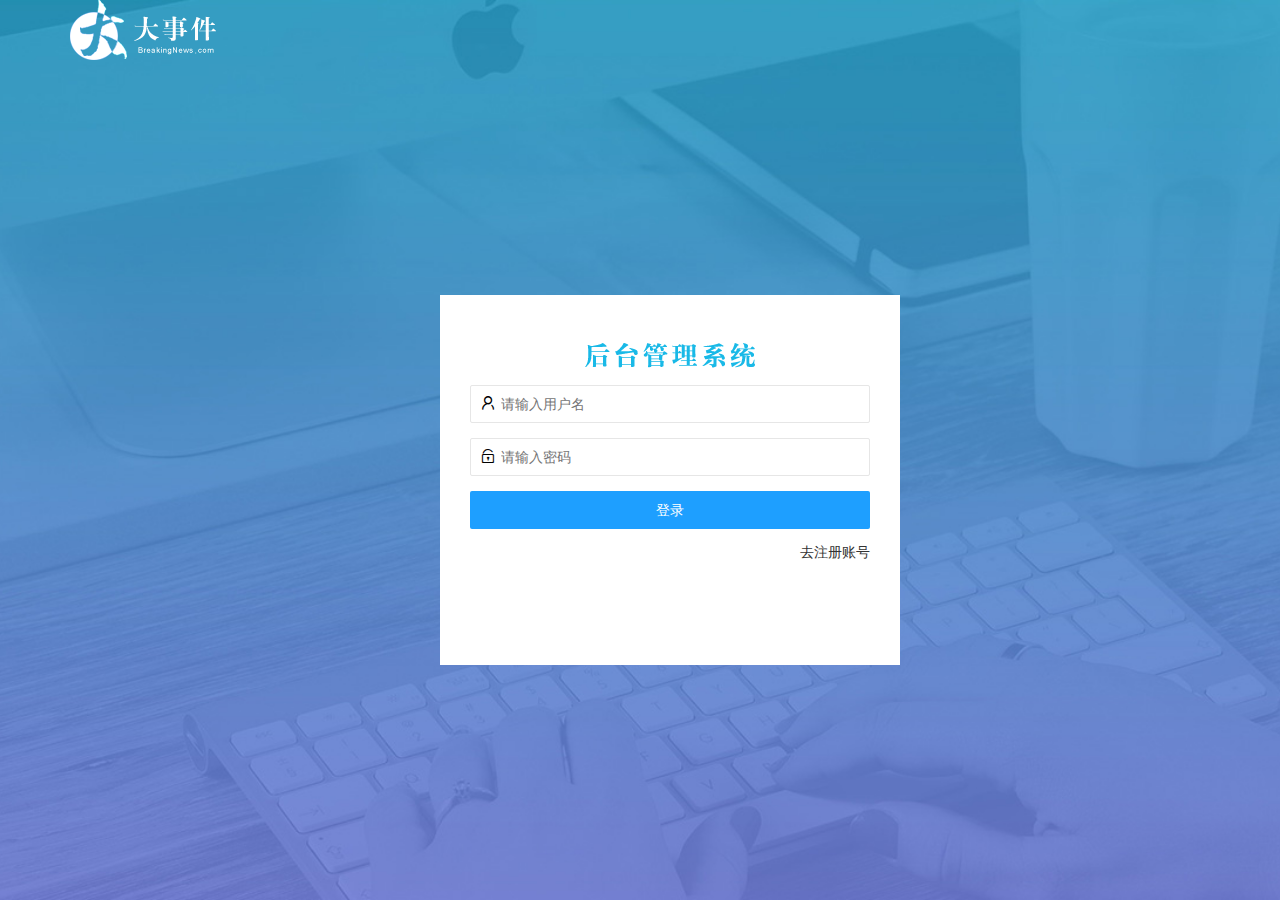
<file: login.html>
<!DOCTYPE html>
<html lang="en">

<head>
    <meta charset="UTF-8">
    <meta name="viewport" content="width=device-width, initial-scale=1.0">
    <title>Document</title>
    <link rel="stylesheet" href="./assets/lib/layui/css/layui.css">
    <link rel="stylesheet" href="./assets/css/login.css">
</head>

<body>
    <div class="logoBox layui-main"><img src="./assets/images/logo.png" alt=""></div>
    <div class="loginAndRegBox">
        <div class="titleBox"></div>
        <!-- 登录模块 -->
        <div class="loginBox">
            <form class="layui-form" id="from_login">
                <!-- 用户框 -->
                <div class="layui-form-item">
                    <i class="layui-icon layui-icon-username"></i>
                    <input type="text" name="username" required lay-verify="required" placeholder="请输入用户名"
                        autocomplete="off" class="layui-input">
                </div>
                <!-- 密码框 -->
                <div class="layui-form-item">
                    <i class="layui-icon layui-icon-password"></i>
                    <input type="password" name="password" required lay-verify="required|pwd" placeholder="请输入密码"
                        autocomplete="off" class="layui-input">
                </div>
                <!-- 登录按钮 -->
                <div class="layui-form-item">
                    <button type="submit" class="layui-btn layui-btn-fluid layui-btn-normal lay-submit">登录</button>
                </div>
                <!-- 去注册账号 -->
                <div class="layui-form-item links">
                    <a href="javascript:;" id="link_reg">去注册账号</a>
                </div>
            </form>
        </div>

        <!-- 注册模块 -->
        <div class="regBox">
            <form class="layui-form" id="from_reg">
                <!-- 用户框 -->
                <div class="layui-form-item">
                    <i class="layui-icon layui-icon-username"></i>
                    <input type="text" name="username" required lay-verify="required" placeholder="请输入用户名"
                        autocomplete="off" class="layui-input">
                </div>
                <!-- 密码框 -->
                <div class="layui-form-item">
                    <i class="layui-icon layui-icon-password"></i>
                    <input type="password" name="password" required lay-verify="required|pwd" placeholder="请输入密码"
                        autocomplete="off" class="layui-input">
                </div>
                <!-- 确认密码框 -->
                <div class="layui-form-item">
                    <i class="layui-icon layui-icon-password"></i>
                    <input type="password" name="repassword" required lay-verify="required|pwd|repwd"
                        placeholder="请输入密码" autocomplete="off" class="layui-input">
                </div>
                <!-- 注册 -->
                <div class="layui-form-item">
                    <button type="submit" class="layui-btn layui-btn-fluid layui-btn-normal lay-submit">注册</button>
                </div>
                <!-- 去登录 -->
                <div class="layui-form-item links">
                    <a href="javascript:;" id="link_login">去登录</a>
                </div>
            </form>
        </div>

    </div>


</body>
<script src="./assets/lib/layui/layui.all.js"></script>
<script src="./assets/lib/jquery.js"></script>
<script src="./assets/js/baseAPI.js"></script>
<script src="./assets/js/login.js"></script>

</html>
</file>
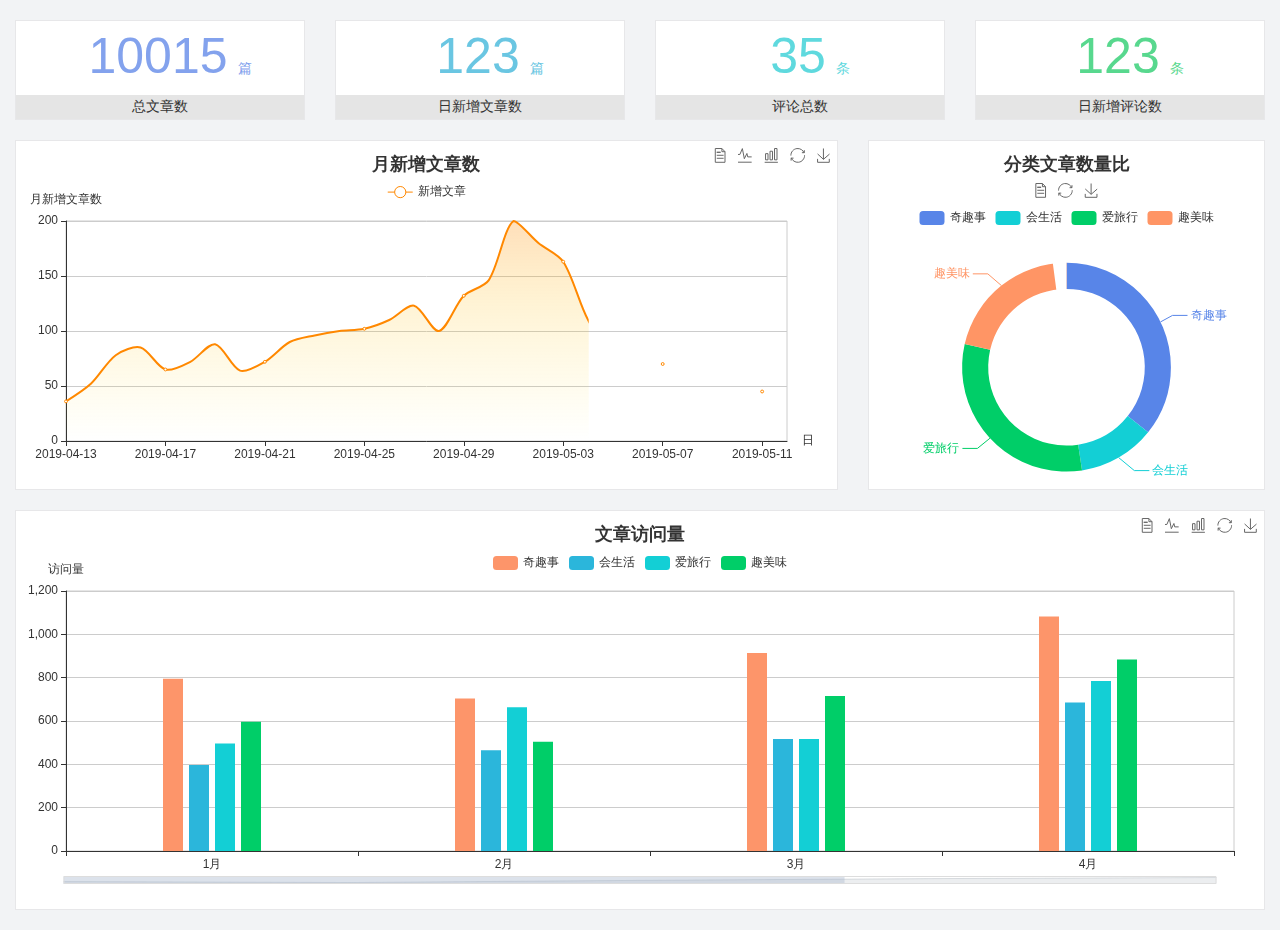
<file: home/dashboard.html>
<!DOCTYPE html>
<html lang="en">

<head>
  <meta charset="UTF-8">
  <meta name="viewport" content="width=device-width, initial-scale=1.0">
  <meta http-equiv="X-UA-Compatible" content="ie=edge">
  <title>图表统计</title>
  <link rel="stylesheet" href="../../assets/lib/bootstrap.css" />
  <link rel="stylesheet" href="../../assets/lib/main.css" />
  <script src="../../assets/lib/jquery.js"></script>
  <script type="text/javascript" src="../../assets/lib/echarts.min.js"></script>
</head>

<body>
  <div class="container-fluid">
    <div class="row spannel_list">
      <div class="col-sm-3 col-xs-6">
        <div class="spannel">
          <em>10015</em><span>篇</span>
          <b>总文章数</b>
        </div>
      </div>
      <div class="col-sm-3 col-xs-6">
        <div class="spannel scolor01">
          <em>123</em><span>篇</span>
          <b>日新增文章数</b>
        </div>
      </div>
      <div class="col-sm-3 col-xs-6">
        <div class="spannel scolor02">
          <em>35</em><span>条</span>
          <b>评论总数</b>
        </div>
      </div>
      <div class="col-sm-3 col-xs-6">
        <div class="spannel scolor03">
          <em>123</em><span>条</span>
          <b>日新增评论数</b>
        </div>
      </div>
    </div>
  </div>

  <div class="container-fluid">
    <div class="row curve-pie">
      <div class="col-lg-8 col-md-8">
        <div class="gragh_pannel" id="curve_show"></div>
      </div>
      <div class="col-lg-4 col-md-4">
        <div class="gragh_pannel" id="pie_show"></div>
      </div>
    </div>
  </div>

  <div class="container-fluid">
    <div class="column_pannel" id="column_show"></div>
  </div>

  <script>
    var oChart = echarts.init(document.getElementById('curve_show'));
    var aList_all = [
      { 'count': 36, 'date': '2019-04-13' },
      { 'count': 52, 'date': '2019-04-14' },
      { 'count': 78, 'date': '2019-04-15' },
      { 'count': 85, 'date': '2019-04-16' },
      { 'count': 65, 'date': '2019-04-17' },
      { 'count': 72, 'date': '2019-04-18' },
      { 'count': 88, 'date': '2019-04-19' },
      { 'count': 64, 'date': '2019-04-20' },
      { 'count': 72, 'date': '2019-04-21' },
      { 'count': 90, 'date': '2019-04-22' },
      { 'count': 96, 'date': '2019-04-23' },
      { 'count': 100, 'date': '2019-04-24' },
      { 'count': 102, 'date': '2019-04-25' },
      { 'count': 110, 'date': '2019-04-26' },
      { 'count': 123, 'date': '2019-04-27' },
      { 'count': 100, 'date': '2019-04-28' },
      { 'count': 132, 'date': '2019-04-29' },
      { 'count': 146, 'date': '2019-04-30' },
      { 'count': 200, 'date': '2019-05-01' },
      { 'count': 180, 'date': '2019-05-02' },
      { 'count': 163, 'date': '2019-05-03' },
      { 'count': 110, 'date': '2019-05-04' },
      { 'count': 80, 'date': '2019-05-05' },
      { 'count': 82, 'date': '2019-05-06' },
      { 'count': 70, 'date': '2019-05-07' },
      { 'count': 65, 'date': '2019-05-08' },
      { 'count': 54, 'date': '2019-05-09' },
      { 'count': 40, 'date': '2019-05-10' },
      { 'count': 45, 'date': '2019-05-11' },
      { 'count': 38, 'date': '2019-05-12' },
    ];

    let aCount = [];
    let aDate = [];

    for (var i = 0; i < aList_all.length; i++) {
      aCount.push(aList_all[i].count);
      aDate.push(aList_all[i].date);
    }

    var chartopt = {
      title: {
        text: '月新增文章数',
        left: 'center',
        top: '10'
      },
      tooltip: {
        trigger: 'axis'
      },
      legend: {
        data: ['新增文章'],
        top: '40'
      },
      toolbox: {
        show: true,
        feature: {
          mark: { show: true },
          dataView: { show: true, readOnly: false },
          magicType: { show: true, type: ['line', 'bar'] },
          restore: { show: true },
          saveAsImage: { show: true }
        }
      },
      calculable: true,
      xAxis: [
        {
          name: '日',
          type: 'category',
          boundaryGap: false,
          data: aDate
        }
      ],
      yAxis: [
        {
          name: '月新增文章数',
          type: 'value'
        }
      ],
      series: [
        {
          name: '新增文章',
          type: 'line',
          smooth: true,
          itemStyle: { normal: { areaStyle: { type: 'default' }, color: '#f80' }, lineStyle: { color: '#f80' } },
          data: aCount
        }],
      areaStyle: {
        normal: {
          color: new echarts.graphic.LinearGradient(0, 0, 0, 1, [{
            offset: 0,
            color: 'rgba(255,136,0,0.39)'
          }, {
            offset: .34,
            color: 'rgba(255,180,0,0.25)'
          }, {
            offset: 1,
            color: 'rgba(255,222,0,0.00)'
          }])

        }
      },
      grid: {
        show: true,
        x: 50,
        x2: 50,
        y: 80,
        height: 220
      }
    };

    oChart.setOption(chartopt);


    var oPie = echarts.init(document.getElementById('pie_show'));
    var oPieopt =
    {
      title: {
        top: 10,
        text: '分类文章数量比',
        x: 'center'
      },
      tooltip: {
        trigger: 'item',
        formatter: "{a} <br/>{b} : {c} ({d}%)"
      },
      color: ['#5885e8', '#13cfd5', '#00ce68', '#ff9565'],
      legend: {
        x: 'center',
        top: 65,
        data: ['奇趣事', '会生活', '爱旅行', '趣美味']
      },
      toolbox: {
        show: true,
        x: 'center',
        top: 35,
        feature: {
          mark: { show: true },
          dataView: { show: true, readOnly: false },
          magicType: {
            show: true,
            type: ['pie', 'funnel'],
            option: {
              funnel: {
                x: '25%',
                width: '50%',
                funnelAlign: 'left',
                max: 1548
              }
            }
          },
          restore: { show: true },
          saveAsImage: { show: true }
        }
      },
      calculable: true,
      series: [
        {
          name: '访问来源',
          type: 'pie',
          radius: ['45%', '60%'],
          center: ['50%', '65%'],
          data: [
            { value: 300, name: '奇趣事' },
            { value: 100, name: '会生活' },
            { value: 260, name: '爱旅行' },
            { value: 180, name: '趣美味' }
          ]
        }
      ]
    };
    oPie.setOption(oPieopt);



    var oColumn = this.echarts.init(document.getElementById('column_show'));
    var oColumnopt =
    {
      title: {
        text: '文章访问量',
        left: 'center',
        top: '10'
      },
      tooltip: {
        trigger: 'axis'
      },
      legend: {
        data: ['奇趣事', '会生活', '爱旅行', '趣美味'],
        top: '40'
      },
      toolbox: {
        show: true,
        feature: {
          mark: { show: true },
          dataView: { show: true, readOnly: false },
          magicType: { show: true, type: ['line', 'bar'] },
          restore: { show: true },
          saveAsImage: { show: true }
        }
      },
      calculable: true,
      xAxis: [
        {
          type: 'category',
          data: ['1月', '2月', '3月', '4月', '5月']
        }
      ],
      yAxis: [
        {
          name: '访问量',
          type: 'value'
        }
      ],
      series: [
        {
          name: '奇趣事',
          type: 'bar',
          barWidth: 20,
          itemStyle: {
            normal: { areaStyle: { type: 'default' }, color: '#fd956a' }
          },
          data: [800, 708, 920, 1090, 1200]
        },
        {
          name: '会生活',
          type: 'bar',
          barWidth: 20,
          itemStyle: {
            normal: { areaStyle: { type: 'default' }, color: '#2bb6db' }
          },
          data: [400, 468, 520, 690, 800]
        },
        {
          name: '爱旅行',
          type: 'bar',
          barWidth: 20,
          itemStyle: {
            normal: { areaStyle: { type: 'default' }, color: '#13cfd5' }
          },
          data: [500, 668, 520, 790, 900]
        },
        {
          name: '趣美味',
          type: 'bar',
          barWidth: 20,
          itemStyle: {
            normal: { areaStyle: { type: 'default' }, color: '#00ce68' }
          },
          data: [600, 508, 720, 890, 1000]
        }
      ],
      grid: {
        show: true,
        x: 50,
        x2: 30,
        y: 80,
        height: 260
      },
      dataZoom: [//给x轴设置滚动条
        {
          start: 0,//默认为0
          end: 100 - 1000 / 31,//默认为100
          type: 'slider',
          show: true,
          xAxisIndex: [0],
          handleSize: 0,//滑动条的 左右2个滑动条的大小
          height: 8,//组件高度
          left: 45, //左边的距离
          right: 50,//右边的距离
          bottom: 26,//右边的距离
          handleColor: '#ddd',//h滑动图标的颜色
          handleStyle: {
            borderColor: "#cacaca",
            borderWidth: "1",
            shadowBlur: 2,
            background: "#ddd",
            shadowColor: "#ddd",
          }
        }]
    };
    oColumn.setOption(oColumnopt);
  </script>
</body>

</html>
</file>
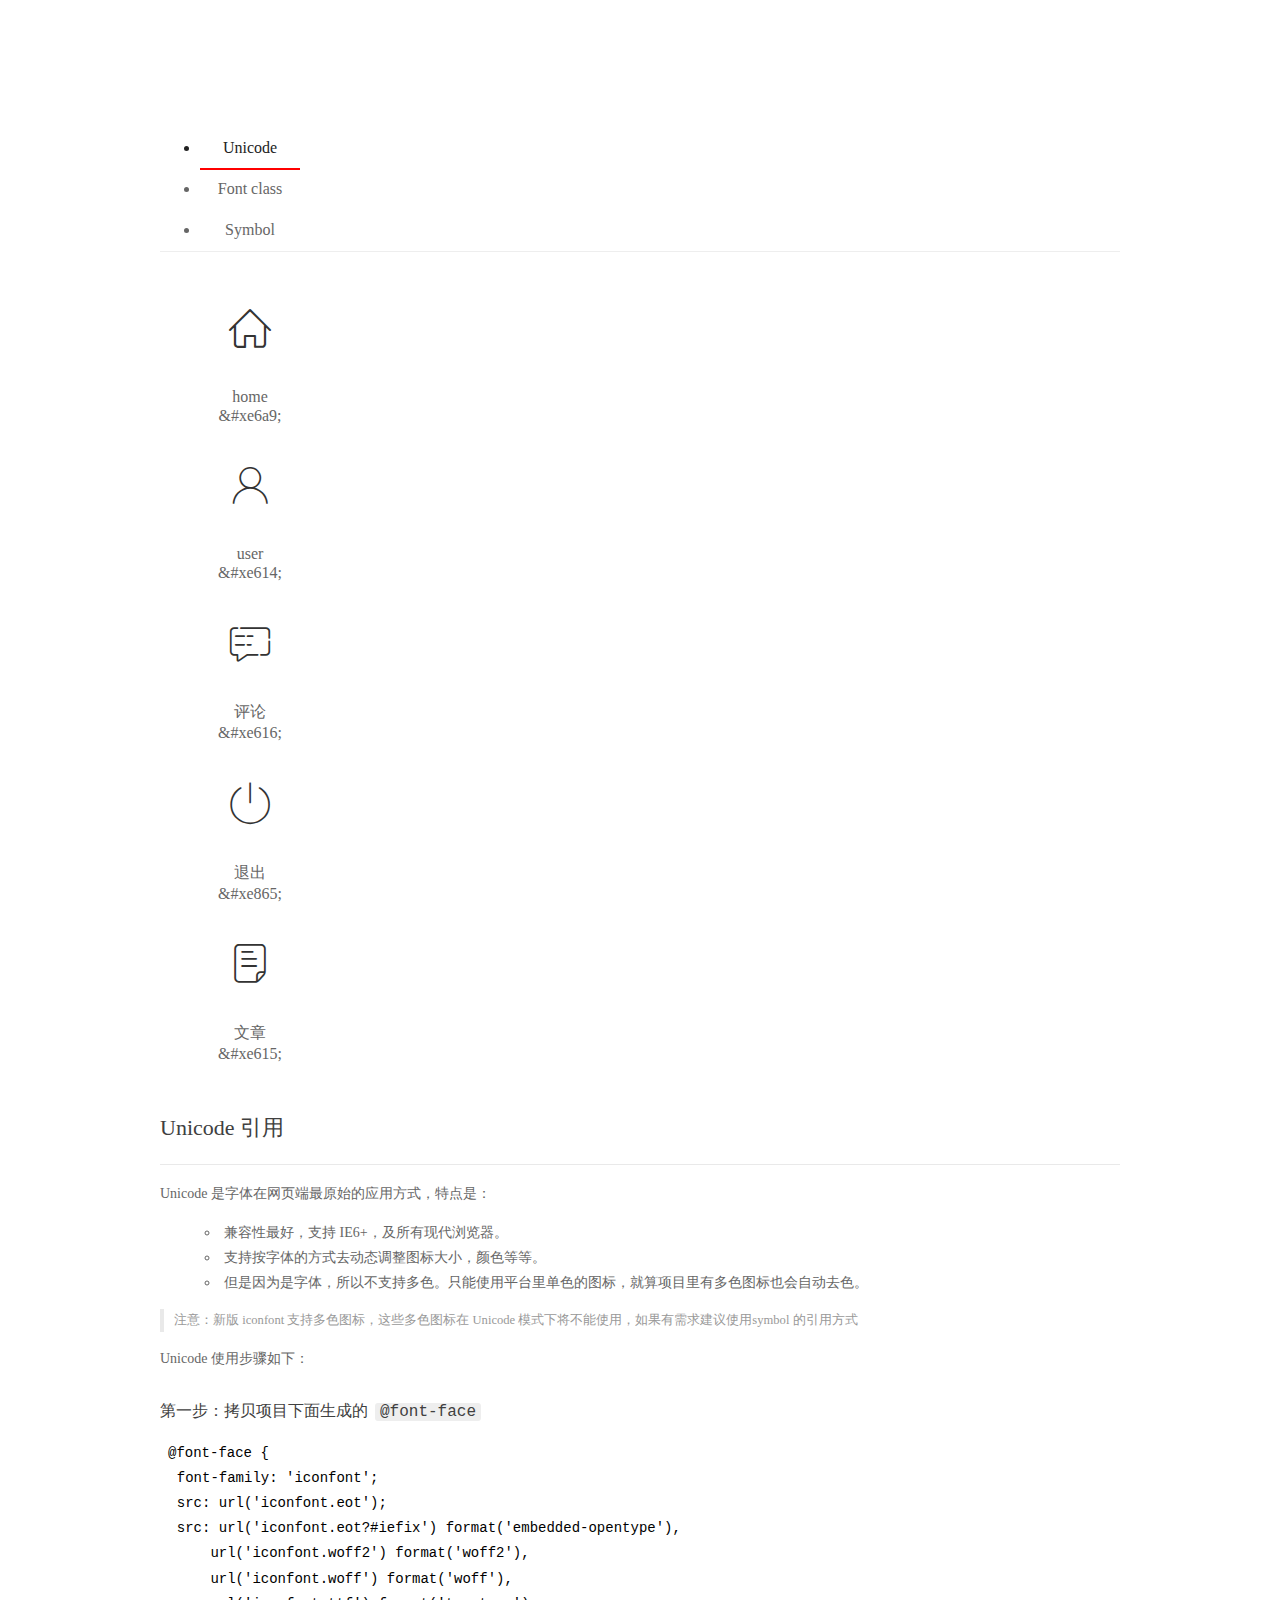
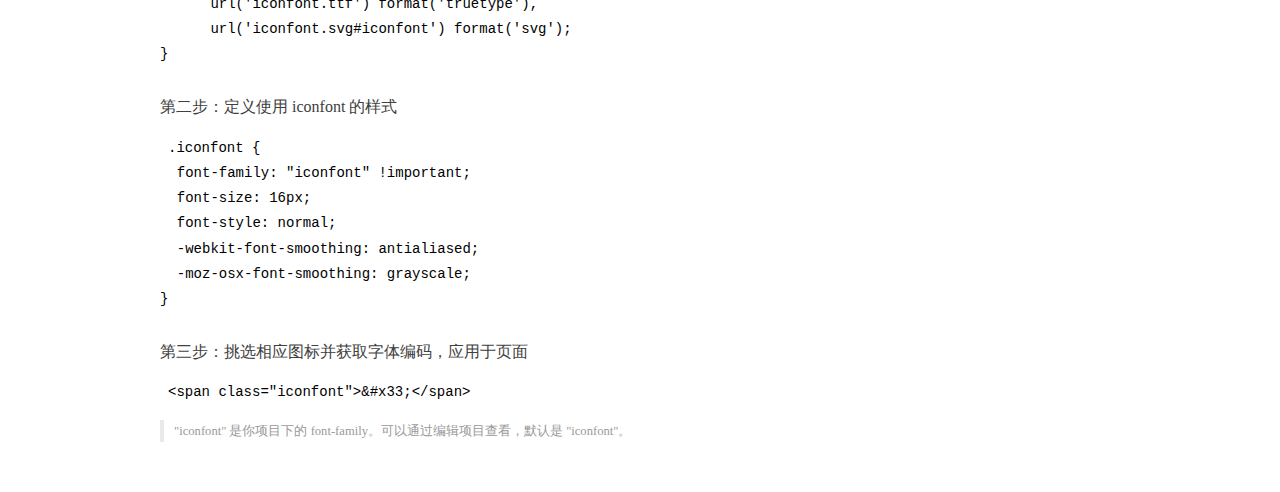
<file: assets/fonts/demo_index.html>
<!DOCTYPE html>
<html>
<head>
  <meta charset="utf-8"/>
  <title>IconFont Demo</title>
  <link rel="shortcut icon" href="https://gtms04.alicdn.com/tps/i4/TB1_oz6GVXXXXaFXpXXJDFnIXXX-64-64.ico" type="image/x-icon"/>
  <link rel="stylesheet" href="https://g.alicdn.com/thx/cube/1.3.2/cube.min.css">
  <link rel="stylesheet" href="demo.css">
  <link rel="stylesheet" href="iconfont.css">
  <script src="iconfont.js"></script>
  <!-- jQuery -->
  <script src="https://a1.alicdn.com/oss/uploads/2018/12/26/7bfddb60-08e8-11e9-9b04-53e73bb6408b.js"></script>
  <!-- 代码高亮 -->
  <script src="https://a1.alicdn.com/oss/uploads/2018/12/26/a3f714d0-08e6-11e9-8a15-ebf944d7534c.js"></script>
</head>
<body>
  <div class="main">
    <h1 class="logo"><a href="https://www.iconfont.cn/" title="iconfont 首页" target="_blank">&#xe86b;</a></h1>
    <div class="nav-tabs">
      <ul id="tabs" class="dib-box">
        <li class="dib active"><span>Unicode</span></li>
        <li class="dib"><span>Font class</span></li>
        <li class="dib"><span>Symbol</span></li>
      </ul>
      
    </div>
    <div class="tab-container">
      <div class="content unicode" style="display: block;">
          <ul class="icon_lists dib-box">
          
            <li class="dib">
              <span class="icon iconfont">&#xe6a9;</span>
                <div class="name">home</div>
                <div class="code-name">&amp;#xe6a9;</div>
              </li>
          
            <li class="dib">
              <span class="icon iconfont">&#xe614;</span>
                <div class="name">user</div>
                <div class="code-name">&amp;#xe614;</div>
              </li>
          
            <li class="dib">
              <span class="icon iconfont">&#xe616;</span>
                <div class="name">评论</div>
                <div class="code-name">&amp;#xe616;</div>
              </li>
          
            <li class="dib">
              <span class="icon iconfont">&#xe865;</span>
                <div class="name">退出</div>
                <div class="code-name">&amp;#xe865;</div>
              </li>
          
            <li class="dib">
              <span class="icon iconfont">&#xe615;</span>
                <div class="name">文章</div>
                <div class="code-name">&amp;#xe615;</div>
              </li>
          
          </ul>
          <div class="article markdown">
          <h2 id="unicode-">Unicode 引用</h2>
          <hr>

          <p>Unicode 是字体在网页端最原始的应用方式，特点是：</p>
          <ul>
            <li>兼容性最好，支持 IE6+，及所有现代浏览器。</li>
            <li>支持按字体的方式去动态调整图标大小，颜色等等。</li>
            <li>但是因为是字体，所以不支持多色。只能使用平台里单色的图标，就算项目里有多色图标也会自动去色。</li>
          </ul>
          <blockquote>
            <p>注意：新版 iconfont 支持多色图标，这些多色图标在 Unicode 模式下将不能使用，如果有需求建议使用symbol 的引用方式</p>
          </blockquote>
          <p>Unicode 使用步骤如下：</p>
          <h3 id="-font-face">第一步：拷贝项目下面生成的 <code>@font-face</code></h3>
<pre><code class="language-css"
>@font-face {
  font-family: 'iconfont';
  src: url('iconfont.eot');
  src: url('iconfont.eot?#iefix') format('embedded-opentype'),
      url('iconfont.woff2') format('woff2'),
      url('iconfont.woff') format('woff'),
      url('iconfont.ttf') format('truetype'),
      url('iconfont.svg#iconfont') format('svg');
}
</code></pre>
          <h3 id="-iconfont-">第二步：定义使用 iconfont 的样式</h3>
<pre><code class="language-css"
>.iconfont {
  font-family: "iconfont" !important;
  font-size: 16px;
  font-style: normal;
  -webkit-font-smoothing: antialiased;
  -moz-osx-font-smoothing: grayscale;
}
</code></pre>
          <h3 id="-">第三步：挑选相应图标并获取字体编码，应用于页面</h3>
<pre>
<code class="language-html"
>&lt;span class="iconfont"&gt;&amp;#x33;&lt;/span&gt;
</code></pre>
          <blockquote>
            <p>"iconfont" 是你项目下的 font-family。可以通过编辑项目查看，默认是 "iconfont"。</p>
          </blockquote>
          </div>
      </div>
      <div class="content font-class">
        <ul class="icon_lists dib-box">
          
          <li class="dib">
            <span class="icon iconfont icon-home"></span>
            <div class="name">
              home
            </div>
            <div class="code-name">.icon-home
            </div>
          </li>
          
          <li class="dib">
            <span class="icon iconfont icon-user"></span>
            <div class="name">
              user
            </div>
            <div class="code-name">.icon-user
            </div>
          </li>
          
          <li class="dib">
            <span class="icon iconfont icon-pinglun"></span>
            <div class="name">
              评论
            </div>
            <div class="code-name">.icon-pinglun
            </div>
          </li>
          
          <li class="dib">
            <span class="icon iconfont icon-tuichu"></span>
            <div class="name">
              退出
            </div>
            <div class="code-name">.icon-tuichu
            </div>
          </li>
          
          <li class="dib">
            <span class="icon iconfont icon-16"></span>
            <div class="name">
              文章
            </div>
            <div class="code-name">.icon-16
            </div>
          </li>
          
        </ul>
        <div class="article markdown">
        <h2 id="font-class-">font-class 引用</h2>
        <hr>

        <p>font-class 是 Unicode 使用方式的一种变种，主要是解决 Unicode 书写不直观，语意不明确的问题。</p>
        <p>与 Unicode 使用方式相比，具有如下特点：</p>
        <ul>
          <li>兼容性良好，支持 IE8+，及所有现代浏览器。</li>
          <li>相比于 Unicode 语意明确，书写更直观。可以很容易分辨这个 icon 是什么。</li>
          <li>因为使用 class 来定义图标，所以当要替换图标时，只需要修改 class 里面的 Unicode 引用。</li>
          <li>不过因为本质上还是使用的字体，所以多色图标还是不支持的。</li>
        </ul>
        <p>使用步骤如下：</p>
        <h3 id="-fontclass-">第一步：引入项目下面生成的 fontclass 代码：</h3>
<pre><code class="language-html">&lt;link rel="stylesheet" href="./iconfont.css"&gt;
</code></pre>
        <h3 id="-">第二步：挑选相应图标并获取类名，应用于页面：</h3>
<pre><code class="language-html">&lt;span class="iconfont icon-xxx"&gt;&lt;/span&gt;
</code></pre>
        <blockquote>
          <p>"
            iconfont" 是你项目下的 font-family。可以通过编辑项目查看，默认是 "iconfont"。</p>
        </blockquote>
      </div>
      </div>
      <div class="content symbol">
          <ul class="icon_lists dib-box">
          
            <li class="dib">
                <svg class="icon svg-icon" aria-hidden="true">
                  <use xlink:href="#icon-home"></use>
                </svg>
                <div class="name">home</div>
                <div class="code-name">#icon-home</div>
            </li>
          
            <li class="dib">
                <svg class="icon svg-icon" aria-hidden="true">
                  <use xlink:href="#icon-user"></use>
                </svg>
                <div class="name">user</div>
                <div class="code-name">#icon-user</div>
            </li>
          
            <li class="dib">
                <svg class="icon svg-icon" aria-hidden="true">
                  <use xlink:href="#icon-pinglun"></use>
                </svg>
                <div class="name">评论</div>
                <div class="code-name">#icon-pinglun</div>
            </li>
          
            <li class="dib">
                <svg class="icon svg-icon" aria-hidden="true">
                  <use xlink:href="#icon-tuichu"></use>
                </svg>
                <div class="name">退出</div>
                <div class="code-name">#icon-tuichu</div>
            </li>
          
            <li class="dib">
                <svg class="icon svg-icon" aria-hidden="true">
                  <use xlink:href="#icon-16"></use>
                </svg>
                <div class="name">文章</div>
                <div class="code-name">#icon-16</div>
            </li>
          
          </ul>
          <div class="article markdown">
          <h2 id="symbol-">Symbol 引用</h2>
          <hr>

          <p>这是一种全新的使用方式，应该说这才是未来的主流，也是平台目前推荐的用法。相关介绍可以参考这篇<a href="">文章</a>
            这种用法其实是做了一个 SVG 的集合，与另外两种相比具有如下特点：</p>
          <ul>
            <li>支持多色图标了，不再受单色限制。</li>
            <li>通过一些技巧，支持像字体那样，通过 <code>font-size</code>, <code>color</code> 来调整样式。</li>
            <li>兼容性较差，支持 IE9+，及现代浏览器。</li>
            <li>浏览器渲染 SVG 的性能一般，还不如 png。</li>
          </ul>
          <p>使用步骤如下：</p>
          <h3 id="-symbol-">第一步：引入项目下面生成的 symbol 代码：</h3>
<pre><code class="language-html">&lt;script src="./iconfont.js"&gt;&lt;/script&gt;
</code></pre>
          <h3 id="-css-">第二步：加入通用 CSS 代码（引入一次就行）：</h3>
<pre><code class="language-html">&lt;style&gt;
.icon {
  width: 1em;
  height: 1em;
  vertical-align: -0.15em;
  fill: currentColor;
  overflow: hidden;
}
&lt;/style&gt;
</code></pre>
          <h3 id="-">第三步：挑选相应图标并获取类名，应用于页面：</h3>
<pre><code class="language-html">&lt;svg class="icon" aria-hidden="true"&gt;
  &lt;use xlink:href="#icon-xxx"&gt;&lt;/use&gt;
&lt;/svg&gt;
</code></pre>
          </div>
      </div>

    </div>
  </div>
  <script>
  $(document).ready(function () {
      $('.tab-container .content:first').show()

      $('#tabs li').click(function (e) {
        var tabContent = $('.tab-container .content')
        var index = $(this).index()

        if ($(this).hasClass('active')) {
          return
        } else {
          $('#tabs li').removeClass('active')
          $(this).addClass('active')

          tabContent.hide().eq(index).fadeIn()
        }
      })
    })
  </script>
</body>
</html>
</file>
<file: assets/lib/layui/css/layui.css>
/** layui-v2.5.5 MIT License By https://www.layui.com */
 .layui-inline,img{display:inline-block;vertical-align:middle}h1,h2,h3,h4,h5,h6{font-weight:400}.layui-edge,.layui-header,.layui-inline,.layui-main{position:relative}.layui-body,.layui-edge,.layui-elip{overflow:hidden}.layui-btn,.layui-edge,.layui-inline,img{vertical-align:middle}.layui-btn,.layui-disabled,.layui-icon,.layui-unselect{-moz-user-select:none;-webkit-user-select:none;-ms-user-select:none}.layui-elip,.layui-form-checkbox span,.layui-form-pane .layui-form-label{text-overflow:ellipsis;white-space:nowrap}.layui-breadcrumb,.layui-tree-btnGroup{visibility:hidden}blockquote,body,button,dd,div,dl,dt,form,h1,h2,h3,h4,h5,h6,input,li,ol,p,pre,td,textarea,th,ul{margin:0;padding:0;-webkit-tap-highlight-color:rgba(0,0,0,0)}a:active,a:hover{outline:0}img{border:none}li{list-style:none}table{border-collapse:collapse;border-spacing:0}h4,h5,h6{font-size:100%}button,input,optgroup,option,select,textarea{font-family:inherit;font-size:inherit;font-style:inherit;font-weight:inherit;outline:0}pre{white-space:pre-wrap;white-space:-moz-pre-wrap;white-space:-pre-wrap;white-space:-o-pre-wrap;word-wrap:break-word}body{line-height:24px;font:14px Helvetica Neue,Helvetica,PingFang SC,Tahoma,Arial,sans-serif}hr{height:1px;margin:10px 0;border:0;clear:both}a{color:#333;text-decoration:none}a:hover{color:#777}a cite{font-style:normal;*cursor:pointer}.layui-border-box,.layui-border-box *{box-sizing:border-box}.layui-box,.layui-box *{box-sizing:content-box}.layui-clear{clear:both;*zoom:1}.layui-clear:after{content:'\20';clear:both;*zoom:1;display:block;height:0}.layui-inline{*display:inline;*zoom:1}.layui-edge{display:inline-block;width:0;height:0;border-width:6px;border-style:dashed;border-color:transparent}.layui-edge-top{top:-4px;border-bottom-color:#999;border-bottom-style:solid}.layui-edge-right{border-left-color:#999;border-left-style:solid}.layui-edge-bottom{top:2px;border-top-color:#999;border-top-style:solid}.layui-edge-left{border-right-color:#999;border-right-style:solid}.layui-disabled,.layui-disabled:hover{color:#d2d2d2!important;cursor:not-allowed!important}.layui-circle{border-radius:100%}.layui-show{display:block!important}.layui-hide{display:none!important}@font-face{font-family:layui-icon;src:url(../font/iconfont.eot?v=250);src:url(../font/iconfont.eot?v=250#iefix) format('embedded-opentype'),url(../font/iconfont.woff2?v=250) format('woff2'),url(../font/iconfont.woff?v=250) format('woff'),url(../font/iconfont.ttf?v=250) format('truetype'),url(../font/iconfont.svg?v=250#layui-icon) format('svg')}.layui-icon{font-family:layui-icon!important;font-size:16px;font-style:normal;-webkit-font-smoothing:antialiased;-moz-osx-font-smoothing:grayscale}.layui-icon-reply-fill:before{content:"\e611"}.layui-icon-set-fill:before{content:"\e614"}.layui-icon-menu-fill:before{content:"\e60f"}.layui-icon-search:before{content:"\e615"}.layui-icon-share:before{content:"\e641"}.layui-icon-set-sm:before{content:"\e620"}.layui-icon-engine:before{content:"\e628"}.layui-icon-close:before{content:"\1006"}.layui-icon-close-fill:before{content:"\1007"}.layui-icon-chart-screen:before{content:"\e629"}.layui-icon-star:before{content:"\e600"}.layui-icon-circle-dot:before{content:"\e617"}.layui-icon-chat:before{content:"\e606"}.layui-icon-release:before{content:"\e609"}.layui-icon-list:before{content:"\e60a"}.layui-icon-chart:before{content:"\e62c"}.layui-icon-ok-circle:before{content:"\1005"}.layui-icon-layim-theme:before{content:"\e61b"}.layui-icon-table:before{content:"\e62d"}.layui-icon-right:before{content:"\e602"}.layui-icon-left:before{content:"\e603"}.layui-icon-cart-simple:before{content:"\e698"}.layui-icon-face-cry:before{content:"\e69c"}.layui-icon-face-smile:before{content:"\e6af"}.layui-icon-survey:before{content:"\e6b2"}.layui-icon-tree:before{content:"\e62e"}.layui-icon-upload-circle:before{content:"\e62f"}.layui-icon-add-circle:before{content:"\e61f"}.layui-icon-download-circle:before{content:"\e601"}.layui-icon-templeate-1:before{content:"\e630"}.layui-icon-util:before{content:"\e631"}.layui-icon-face-surprised:before{content:"\e664"}.layui-icon-edit:before{content:"\e642"}.layui-icon-speaker:before{content:"\e645"}.layui-icon-down:before{content:"\e61a"}.layui-icon-file:before{content:"\e621"}.layui-icon-layouts:before{content:"\e632"}.layui-icon-rate-half:before{content:"\e6c9"}.layui-icon-add-circle-fine:before{content:"\e608"}.layui-icon-prev-circle:before{content:"\e633"}.layui-icon-read:before{content:"\e705"}.layui-icon-404:before{content:"\e61c"}.layui-icon-carousel:before{content:"\e634"}.layui-icon-help:before{content:"\e607"}.layui-icon-code-circle:before{content:"\e635"}.layui-icon-water:before{content:"\e636"}.layui-icon-username:before{content:"\e66f"}.layui-icon-find-fill:before{content:"\e670"}.layui-icon-about:before{content:"\e60b"}.layui-icon-location:before{content:"\e715"}.layui-icon-up:before{content:"\e619"}.layui-icon-pause:before{content:"\e651"}.layui-icon-date:before{content:"\e637"}.layui-icon-layim-uploadfile:before{content:"\e61d"}.layui-icon-delete:before{content:"\e640"}.layui-icon-play:before{content:"\e652"}.layui-icon-top:before{content:"\e604"}.layui-icon-friends:before{content:"\e612"}.layui-icon-refresh-3:before{content:"\e9aa"}.layui-icon-ok:before{content:"\e605"}.layui-icon-layer:before{content:"\e638"}.layui-icon-face-smile-fine:before{content:"\e60c"}.layui-icon-dollar:before{content:"\e659"}.layui-icon-group:before{content:"\e613"}.layui-icon-layim-download:before{content:"\e61e"}.layui-icon-picture-fine:before{content:"\e60d"}.layui-icon-link:before{content:"\e64c"}.layui-icon-diamond:before{content:"\e735"}.layui-icon-log:before{content:"\e60e"}.layui-icon-rate-solid:before{content:"\e67a"}.layui-icon-fonts-del:before{content:"\e64f"}.layui-icon-unlink:before{content:"\e64d"}.layui-icon-fonts-clear:before{content:"\e639"}.layui-icon-triangle-r:before{content:"\e623"}.layui-icon-circle:before{content:"\e63f"}.layui-icon-radio:before{content:"\e643"}.layui-icon-align-center:before{content:"\e647"}.layui-icon-align-right:before{content:"\e648"}.layui-icon-align-left:before{content:"\e649"}.layui-icon-loading-1:before{content:"\e63e"}.layui-icon-return:before{content:"\e65c"}.layui-icon-fonts-strong:before{content:"\e62b"}.layui-icon-upload:before{content:"\e67c"}.layui-icon-dialogue:before{content:"\e63a"}.layui-icon-video:before{content:"\e6ed"}.layui-icon-headset:before{content:"\e6fc"}.layui-icon-cellphone-fine:before{content:"\e63b"}.layui-icon-add-1:before{content:"\e654"}.layui-icon-face-smile-b:before{content:"\e650"}.layui-icon-fonts-html:before{content:"\e64b"}.layui-icon-form:before{content:"\e63c"}.layui-icon-cart:before{content:"\e657"}.layui-icon-camera-fill:before{content:"\e65d"}.layui-icon-tabs:before{content:"\e62a"}.layui-icon-fonts-code:before{content:"\e64e"}.layui-icon-fire:before{content:"\e756"}.layui-icon-set:before{content:"\e716"}.layui-icon-fonts-u:before{content:"\e646"}.layui-icon-triangle-d:before{content:"\e625"}.layui-icon-tips:before{content:"\e702"}.layui-icon-picture:before{content:"\e64a"}.layui-icon-more-vertical:before{content:"\e671"}.layui-icon-flag:before{content:"\e66c"}.layui-icon-loading:before{content:"\e63d"}.layui-icon-fonts-i:before{content:"\e644"}.layui-icon-refresh-1:before{content:"\e666"}.layui-icon-rmb:before{content:"\e65e"}.layui-icon-home:before{content:"\e68e"}.layui-icon-user:before{content:"\e770"}.layui-icon-notice:before{content:"\e667"}.layui-icon-login-weibo:before{content:"\e675"}.layui-icon-voice:before{content:"\e688"}.layui-icon-upload-drag:before{content:"\e681"}.layui-icon-login-qq:before{content:"\e676"}.layui-icon-snowflake:before{content:"\e6b1"}.layui-icon-file-b:before{content:"\e655"}.layui-icon-template:before{content:"\e663"}.layui-icon-auz:before{content:"\e672"}.layui-icon-console:before{content:"\e665"}.layui-icon-app:before{content:"\e653"}.layui-icon-prev:before{content:"\e65a"}.layui-icon-website:before{content:"\e7ae"}.layui-icon-next:before{content:"\e65b"}.layui-icon-component:before{content:"\e857"}.layui-icon-more:before{content:"\e65f"}.layui-icon-login-wechat:before{content:"\e677"}.layui-icon-shrink-right:before{content:"\e668"}.layui-icon-spread-left:before{content:"\e66b"}.layui-icon-camera:before{content:"\e660"}.layui-icon-note:before{content:"\e66e"}.layui-icon-refresh:before{content:"\e669"}.layui-icon-female:before{content:"\e661"}.layui-icon-male:before{content:"\e662"}.layui-icon-password:before{content:"\e673"}.layui-icon-senior:before{content:"\e674"}.layui-icon-theme:before{content:"\e66a"}.layui-icon-tread:before{content:"\e6c5"}.layui-icon-praise:before{content:"\e6c6"}.layui-icon-star-fill:before{content:"\e658"}.layui-icon-rate:before{content:"\e67b"}.layui-icon-template-1:before{content:"\e656"}.layui-icon-vercode:before{content:"\e679"}.layui-icon-cellphone:before{content:"\e678"}.layui-icon-screen-full:before{content:"\e622"}.layui-icon-screen-restore:before{content:"\e758"}.layui-icon-cols:before{content:"\e610"}.layui-icon-export:before{content:"\e67d"}.layui-icon-print:before{content:"\e66d"}.layui-icon-slider:before{content:"\e714"}.layui-icon-addition:before{content:"\e624"}.layui-icon-subtraction:before{content:"\e67e"}.layui-icon-service:before{content:"\e626"}.layui-icon-transfer:before{content:"\e691"}.layui-main{width:1140px;margin:0 auto}.layui-header{z-index:1000;height:60px}.layui-header a:hover{transition:all .5s;-webkit-transition:all .5s}.layui-side{position:fixed;left:0;top:0;bottom:0;z-index:999;width:200px;overflow-x:hidden}.layui-side-scroll{position:relative;width:220px;height:100%;overflow-x:hidden}.layui-body{position:absolute;left:200px;right:0;top:0;bottom:0;z-index:998;width:auto;overflow-y:auto;box-sizing:border-box}.layui-layout-body{overflow:hidden}.layui-layout-admin .layui-header{background-color:#23262E}.layui-layout-admin .layui-side{top:60px;width:200px;overflow-x:hidden}.layui-layout-admin .layui-body{position:fixed;top:60px;bottom:44px}.layui-layout-admin .layui-main{width:auto;margin:0 15px}.layui-layout-admin .layui-footer{position:fixed;left:200px;right:0;bottom:0;height:44px;line-height:44px;padding:0 15px;background-color:#eee}.layui-layout-admin .layui-logo{position:absolute;left:0;top:0;width:200px;height:100%;line-height:60px;text-align:center;color:#009688;font-size:16px}.layui-layout-admin .layui-header .layui-nav{background:0 0}.layui-layout-left{position:absolute!important;left:200px;top:0}.layui-layout-right{position:absolute!important;right:0;top:0}.layui-container{position:relative;margin:0 auto;padding:0 15px;box-sizing:border-box}.layui-fluid{position:relative;margin:0 auto;padding:0 15px}.layui-row:after,.layui-row:before{content:'';display:block;clear:both}.layui-col-lg1,.layui-col-lg10,.layui-col-lg11,.layui-col-lg12,.layui-col-lg2,.layui-col-lg3,.layui-col-lg4,.layui-col-lg5,.layui-col-lg6,.layui-col-lg7,.layui-col-lg8,.layui-col-lg9,.layui-col-md1,.layui-col-md10,.layui-col-md11,.layui-col-md12,.layui-col-md2,.layui-col-md3,.layui-col-md4,.layui-col-md5,.layui-col-md6,.layui-col-md7,.layui-col-md8,.layui-col-md9,.layui-col-sm1,.layui-col-sm10,.layui-col-sm11,.layui-col-sm12,.layui-col-sm2,.layui-col-sm3,.layui-col-sm4,.layui-col-sm5,.layui-col-sm6,.layui-col-sm7,.layui-col-sm8,.layui-col-sm9,.layui-col-xs1,.layui-col-xs10,.layui-col-xs11,.layui-col-xs12,.layui-col-xs2,.layui-col-xs3,.layui-col-xs4,.layui-col-xs5,.layui-col-xs6,.layui-col-xs7,.layui-col-xs8,.layui-col-xs9{position:relative;display:block;box-sizing:border-box}.layui-col-xs1,.layui-col-xs10,.layui-col-xs11,.layui-col-xs12,.layui-col-xs2,.layui-col-xs3,.layui-col-xs4,.layui-col-xs5,.layui-col-xs6,.layui-col-xs7,.layui-col-xs8,.layui-col-xs9{float:left}.layui-col-xs1{width:8.33333333%}.layui-col-xs2{width:16.66666667%}.layui-col-xs3{width:25%}.layui-col-xs4{width:33.33333333%}.layui-col-xs5{width:41.66666667%}.layui-col-xs6{width:50%}.layui-col-xs7{width:58.33333333%}.layui-col-xs8{width:66.66666667%}.layui-col-xs9{width:75%}.layui-col-xs10{width:83.33333333%}.layui-col-xs11{width:91.66666667%}.layui-col-xs12{width:100%}.layui-col-xs-offset1{margin-left:8.33333333%}.layui-col-xs-offset2{margin-left:16.66666667%}.layui-col-xs-offset3{margin-left:25%}.layui-col-xs-offset4{margin-left:33.33333333%}.layui-col-xs-offset5{margin-left:41.66666667%}.layui-col-xs-offset6{margin-left:50%}.layui-col-xs-offset7{margin-left:58.33333333%}.layui-col-xs-offset8{margin-left:66.66666667%}.layui-col-xs-offset9{margin-left:75%}.layui-col-xs-offset10{margin-left:83.33333333%}.layui-col-xs-offset11{margin-left:91.66666667%}.layui-col-xs-offset12{margin-left:100%}@media screen and (max-width:768px){.layui-hide-xs{display:none!important}.layui-show-xs-block{display:block!important}.layui-show-xs-inline{display:inline!important}.layui-show-xs-inline-block{display:inline-block!important}}@media screen and (min-width:768px){.layui-container{width:750px}.layui-hide-sm{display:none!important}.layui-show-sm-block{display:block!important}.layui-show-sm-inline{display:inline!important}.layui-show-sm-inline-block{display:inline-block!important}.layui-col-sm1,.layui-col-sm10,.layui-col-sm11,.layui-col-sm12,.layui-col-sm2,.layui-col-sm3,.layui-col-sm4,.layui-col-sm5,.layui-col-sm6,.layui-col-sm7,.layui-col-sm8,.layui-col-sm9{float:left}.layui-col-sm1{width:8.33333333%}.layui-col-sm2{width:16.66666667%}.layui-col-sm3{width:25%}.layui-col-sm4{width:33.33333333%}.layui-col-sm5{width:41.66666667%}.layui-col-sm6{width:50%}.layui-col-sm7{width:58.33333333%}.layui-col-sm8{width:66.66666667%}.layui-col-sm9{width:75%}.layui-col-sm10{width:83.33333333%}.layui-col-sm11{width:91.66666667%}.layui-col-sm12{width:100%}.layui-col-sm-offset1{margin-left:8.33333333%}.layui-col-sm-offset2{margin-left:16.66666667%}.layui-col-sm-offset3{margin-left:25%}.layui-col-sm-offset4{margin-left:33.33333333%}.layui-col-sm-offset5{margin-left:41.66666667%}.layui-col-sm-offset6{margin-left:50%}.layui-col-sm-offset7{margin-left:58.33333333%}.layui-col-sm-offset8{margin-left:66.66666667%}.layui-col-sm-offset9{margin-left:75%}.layui-col-sm-offset10{margin-left:83.33333333%}.layui-col-sm-offset11{margin-left:91.66666667%}.layui-col-sm-offset12{margin-left:100%}}@media screen and (min-width:992px){.layui-container{width:970px}.layui-hide-md{display:none!important}.layui-show-md-block{display:block!important}.layui-show-md-inline{display:inline!important}.layui-show-md-inline-block{display:inline-block!important}.layui-col-md1,.layui-col-md10,.layui-col-md11,.layui-col-md12,.layui-col-md2,.layui-col-md3,.layui-col-md4,.layui-col-md5,.layui-col-md6,.layui-col-md7,.layui-col-md8,.layui-col-md9{float:left}.layui-col-md1{width:8.33333333%}.layui-col-md2{width:16.66666667%}.layui-col-md3{width:25%}.layui-col-md4{width:33.33333333%}.layui-col-md5{width:41.66666667%}.layui-col-md6{width:50%}.layui-col-md7{width:58.33333333%}.layui-col-md8{width:66.66666667%}.layui-col-md9{width:75%}.layui-col-md10{width:83.33333333%}.layui-col-md11{width:91.66666667%}.layui-col-md12{width:100%}.layui-col-md-offset1{margin-left:8.33333333%}.layui-col-md-offset2{margin-left:16.66666667%}.layui-col-md-offset3{margin-left:25%}.layui-col-md-offset4{margin-left:33.33333333%}.layui-col-md-offset5{margin-left:41.66666667%}.layui-col-md-offset6{margin-left:50%}.layui-col-md-offset7{margin-left:58.33333333%}.layui-col-md-offset8{margin-left:66.66666667%}.layui-col-md-offset9{margin-left:75%}.layui-col-md-offset10{margin-left:83.33333333%}.layui-col-md-offset11{margin-left:91.66666667%}.layui-col-md-offset12{margin-left:100%}}@media screen and (min-width:1200px){.layui-container{width:1170px}.layui-hide-lg{display:none!important}.layui-show-lg-block{display:block!important}.layui-show-lg-inline{display:inline!important}.layui-show-lg-inline-block{display:inline-block!important}.layui-col-lg1,.layui-col-lg10,.layui-col-lg11,.layui-col-lg12,.layui-col-lg2,.layui-col-lg3,.layui-col-lg4,.layui-col-lg5,.layui-col-lg6,.layui-col-lg7,.layui-col-lg8,.layui-col-lg9{float:left}.layui-col-lg1{width:8.33333333%}.layui-col-lg2{width:16.66666667%}.layui-col-lg3{width:25%}.layui-col-lg4{width:33.33333333%}.layui-col-lg5{width:41.66666667%}.layui-col-lg6{width:50%}.layui-col-lg7{width:58.33333333%}.layui-col-lg8{width:66.66666667%}.layui-col-lg9{width:75%}.layui-col-lg10{width:83.33333333%}.layui-col-lg11{width:91.66666667%}.layui-col-lg12{width:100%}.layui-col-lg-offset1{margin-left:8.33333333%}.layui-col-lg-offset2{margin-left:16.66666667%}.layui-col-lg-offset3{margin-left:25%}.layui-col-lg-offset4{margin-left:33.33333333%}.layui-col-lg-offset5{margin-left:41.66666667%}.layui-col-lg-offset6{margin-left:50%}.layui-col-lg-offset7{margin-left:58.33333333%}.layui-col-lg-offset8{margin-left:66.66666667%}.layui-col-lg-offset9{margin-left:75%}.layui-col-lg-offset10{margin-left:83.33333333%}.layui-col-lg-offset11{margin-left:91.66666667%}.layui-col-lg-offset12{margin-left:100%}}.layui-col-space1{margin:-.5px}.layui-col-space1>*{padding:.5px}.layui-col-space3{margin:-1.5px}.layui-col-space3>*{padding:1.5px}.layui-col-space5{margin:-2.5px}.layui-col-space5>*{padding:2.5px}.layui-col-space8{margin:-3.5px}.layui-col-space8>*{padding:3.5px}.layui-col-space10{margin:-5px}.layui-col-space10>*{padding:5px}.layui-col-space12{margin:-6px}.layui-col-space12>*{padding:6px}.layui-col-space15{margin:-7.5px}.layui-col-space15>*{padding:7.5px}.layui-col-space18{margin:-9px}.layui-col-space18>*{padding:9px}.layui-col-space20{margin:-10px}.layui-col-space20>*{padding:10px}.layui-col-space22{margin:-11px}.layui-col-space22>*{padding:11px}.layui-col-space25{margin:-12.5px}.layui-col-space25>*{padding:12.5px}.layui-col-space30{margin:-15px}.layui-col-space30>*{padding:15px}.layui-btn,.layui-input,.layui-select,.layui-textarea,.layui-upload-button{outline:0;-webkit-appearance:none;transition:all .3s;-webkit-transition:all .3s;box-sizing:border-box}.layui-elem-quote{margin-bottom:10px;padding:15px;line-height:22px;border-left:5px solid #009688;border-radius:0 2px 2px 0;background-color:#f2f2f2}.layui-quote-nm{border-style:solid;border-width:1px 1px 1px 5px;background:0 0}.layui-elem-field{margin-bottom:10px;padding:0;border-width:1px;border-style:solid}.layui-elem-field legend{margin-left:20px;padding:0 10px;font-size:20px;font-weight:300}.layui-field-title{margin:10px 0 20px;border-width:1px 0 0}.layui-field-box{padding:10px 15px}.layui-field-title .layui-field-box{padding:10px 0}.layui-progress{position:relative;height:6px;border-radius:20px;background-color:#e2e2e2}.layui-progress-bar{position:absolute;left:0;top:0;width:0;max-width:100%;height:6px;border-radius:20px;text-align:right;background-color:#5FB878;transition:all .3s;-webkit-transition:all .3s}.layui-progress-big,.layui-progress-big .layui-progress-bar{height:18px;line-height:18px}.layui-progress-text{position:relative;top:-20px;line-height:18px;font-size:12px;color:#666}.layui-progress-big .layui-progress-text{position:static;padding:0 10px;color:#fff}.layui-collapse{border-width:1px;border-style:solid;border-radius:2px}.layui-colla-content,.layui-colla-item{border-top-width:1px;border-top-style:solid}.layui-colla-item:first-child{border-top:none}.layui-colla-title{position:relative;height:42px;line-height:42px;padding:0 15px 0 35px;color:#333;background-color:#f2f2f2;cursor:pointer;font-size:14px;overflow:hidden}.layui-colla-content{display:none;padding:10px 15px;line-height:22px;color:#666}.layui-colla-icon{position:absolute;left:15px;top:0;font-size:14px}.layui-card{margin-bottom:15px;border-radius:2px;background-color:#fff;box-shadow:0 1px 2px 0 rgba(0,0,0,.05)}.layui-card:last-child{margin-bottom:0}.layui-card-header{position:relative;height:42px;line-height:42px;padding:0 15px;border-bottom:1px solid #f6f6f6;color:#333;border-radius:2px 2px 0 0;font-size:14px}.layui-bg-black,.layui-bg-blue,.layui-bg-cyan,.layui-bg-green,.layui-bg-orange,.layui-bg-red{color:#fff!important}.layui-card-body{position:relative;padding:10px 15px;line-height:24px}.layui-card-body[pad15]{padding:15px}.layui-card-body[pad20]{padding:20px}.layui-card-body .layui-table{margin:5px 0}.layui-card .layui-tab{margin:0}.layui-panel-window{position:relative;padding:15px;border-radius:0;border-top:5px solid #E6E6E6;background-color:#fff}.layui-auxiliar-moving{position:fixed;left:0;right:0;top:0;bottom:0;width:100%;height:100%;background:0 0;z-index:9999999999}.layui-form-label,.layui-form-mid,.layui-form-select,.layui-input-block,.layui-input-inline,.layui-textarea{position:relative}.layui-bg-red{background-color:#FF5722!important}.layui-bg-orange{background-color:#FFB800!important}.layui-bg-green{background-color:#009688!important}.layui-bg-cyan{background-color:#2F4056!important}.layui-bg-blue{background-color:#1E9FFF!important}.layui-bg-black{background-color:#393D49!important}.layui-bg-gray{background-color:#eee!important;color:#666!important}.layui-badge-rim,.layui-colla-content,.layui-colla-item,.layui-collapse,.layui-elem-field,.layui-form-pane .layui-form-item[pane],.layui-form-pane .layui-form-label,.layui-input,.layui-layedit,.layui-layedit-tool,.layui-quote-nm,.layui-select,.layui-tab-bar,.layui-tab-card,.layui-tab-title,.layui-tab-title .layui-this:after,.layui-textarea{border-color:#e6e6e6}.layui-timeline-item:before,hr{background-color:#e6e6e6}.layui-text{line-height:22px;font-size:14px;color:#666}.layui-text h1,.layui-text h2,.layui-text h3{font-weight:500;color:#333}.layui-text h1{font-size:30px}.layui-text h2{font-size:24px}.layui-text h3{font-size:18px}.layui-text a:not(.layui-btn){color:#01AAED}.layui-text a:not(.layui-btn):hover{text-decoration:underline}.layui-text ul{padding:5px 0 5px 15px}.layui-text ul li{margin-top:5px;list-style-type:disc}.layui-text em,.layui-word-aux{color:#999!important;padding:0 5px!important}.layui-btn{display:inline-block;height:38px;line-height:38px;padding:0 18px;background-color:#009688;color:#fff;white-space:nowrap;text-align:center;font-size:14px;border:none;border-radius:2px;cursor:pointer}.layui-btn:hover{opacity:.8;filter:alpha(opacity=80);color:#fff}.layui-btn:active{opacity:1;filter:alpha(opacity=100)}.layui-btn+.layui-btn{margin-left:10px}.layui-btn-container{font-size:0}.layui-btn-container .layui-btn{margin-right:10px;margin-bottom:10px}.layui-btn-container .layui-btn+.layui-btn{margin-left:0}.layui-table .layui-btn-container .layui-btn{margin-bottom:9px}.layui-btn-radius{border-radius:100px}.layui-btn .layui-icon{margin-right:3px;font-size:18px;vertical-align:bottom;vertical-align:middle\9}.layui-btn-primary{border:1px solid #C9C9C9;background-color:#fff;color:#555}.layui-btn-primary:hover{border-color:#009688;color:#333}.layui-btn-normal{background-color:#1E9FFF}.layui-btn-warm{background-color:#FFB800}.layui-btn-danger{background-color:#FF5722}.layui-btn-checked{background-color:#5FB878}.layui-btn-disabled,.layui-btn-disabled:active,.layui-btn-disabled:hover{border:1px solid #e6e6e6;background-color:#FBFBFB;color:#C9C9C9;cursor:not-allowed;opacity:1}.layui-btn-lg{height:44px;line-height:44px;padding:0 25px;font-size:16px}.layui-btn-sm{height:30px;line-height:30px;padding:0 10px;font-size:12px}.layui-btn-sm i{font-size:16px!important}.layui-btn-xs{height:22px;line-height:22px;padding:0 5px;font-size:12px}.layui-btn-xs i{font-size:14px!important}.layui-btn-group{display:inline-block;vertical-align:middle;font-size:0}.layui-btn-group .layui-btn{margin-left:0!important;margin-right:0!important;border-left:1px solid rgba(255,255,255,.5);border-radius:0}.layui-btn-group .layui-btn-primary{border-left:none}.layui-btn-group .layui-btn-primary:hover{border-color:#C9C9C9;color:#009688}.layui-btn-group .layui-btn:first-child{border-left:none;border-radius:2px 0 0 2px}.layui-btn-group .layui-btn-primary:first-child{border-left:1px solid #c9c9c9}.layui-btn-group .layui-btn:last-child{border-radius:0 2px 2px 0}.layui-btn-group .layui-btn+.layui-btn{margin-left:0}.layui-btn-group+.layui-btn-group{margin-left:10px}.layui-btn-fluid{width:100%}.layui-input,.layui-select,.layui-textarea{height:38px;line-height:1.3;line-height:38px\9;border-width:1px;border-style:solid;background-color:#fff;border-radius:2px}.layui-input::-webkit-input-placeholder,.layui-select::-webkit-input-placeholder,.layui-textarea::-webkit-input-placeholder{line-height:1.3}.layui-input,.layui-textarea{display:block;width:100%;padding-left:10px}.layui-input:hover,.layui-textarea:hover{border-color:#D2D2D2!important}.layui-input:focus,.layui-textarea:focus{border-color:#C9C9C9!important}.layui-textarea{min-height:100px;height:auto;line-height:20px;padding:6px 10px;resize:vertical}.layui-select{padding:0 10px}.layui-form input[type=checkbox],.layui-form input[type=radio],.layui-form select{display:none}.layui-form [lay-ignore]{display:initial}.layui-form-item{margin-bottom:15px;clear:both;*zoom:1}.layui-form-item:after{content:'\20';clear:both;*zoom:1;display:block;height:0}.layui-form-label{float:left;display:block;padding:9px 15px;width:80px;font-weight:400;line-height:20px;text-align:right}.layui-form-label-col{display:block;float:none;padding:9px 0;line-height:20px;text-align:left}.layui-form-item .layui-inline{margin-bottom:5px;margin-right:10px}.layui-input-block{margin-left:110px;min-height:36px}.layui-input-inline{display:inline-block;vertical-align:middle}.layui-form-item .layui-input-inline{float:left;width:190px;margin-right:10px}.layui-form-text .layui-input-inline{width:auto}.layui-form-mid{float:left;display:block;padding:9px 0!important;line-height:20px;margin-right:10px}.layui-form-danger+.layui-form-select .layui-input,.layui-form-danger:focus{border-color:#FF5722!important}.layui-form-select .layui-input{padding-right:30px;cursor:pointer}.layui-form-select .layui-edge{position:absolute;right:10px;top:50%;margin-top:-3px;cursor:pointer;border-width:6px;border-top-color:#c2c2c2;border-top-style:solid;transition:all .3s;-webkit-transition:all .3s}.layui-form-select dl{display:none;position:absolute;left:0;top:42px;padding:5px 0;z-index:899;min-width:100%;border:1px solid #d2d2d2;max-height:300px;overflow-y:auto;background-color:#fff;border-radius:2px;box-shadow:0 2px 4px rgba(0,0,0,.12);box-sizing:border-box}.layui-form-select dl dd,.layui-form-select dl dt{padding:0 10px;line-height:36px;white-space:nowrap;overflow:hidden;text-overflow:ellipsis}.layui-form-select dl dt{font-size:12px;color:#999}.layui-form-select dl dd{cursor:pointer}.layui-form-select dl dd:hover{background-color:#f2f2f2;-webkit-transition:.5s all;transition:.5s all}.layui-form-select .layui-select-group dd{padding-left:20px}.layui-form-select dl dd.layui-select-tips{padding-left:10px!important;color:#999}.layui-form-select dl dd.layui-this{background-color:#5FB878;color:#fff}.layui-form-checkbox,.layui-form-select dl dd.layui-disabled{background-color:#fff}.layui-form-selected dl{display:block}.layui-form-checkbox,.layui-form-checkbox *,.layui-form-switch{display:inline-block;vertical-align:middle}.layui-form-selected .layui-edge{margin-top:-9px;-webkit-transform:rotate(180deg);transform:rotate(180deg);margin-top:-3px\9}:root .layui-form-selected .layui-edge{margin-top:-9px\0/IE9}.layui-form-selectup dl{top:auto;bottom:42px}.layui-select-none{margin:5px 0;text-align:center;color:#999}.layui-select-disabled .layui-disabled{border-color:#eee!important}.layui-select-disabled .layui-edge{border-top-color:#d2d2d2}.layui-form-checkbox{position:relative;height:30px;line-height:30px;margin-right:10px;padding-right:30px;cursor:pointer;font-size:0;-webkit-transition:.1s linear;transition:.1s linear;box-sizing:border-box}.layui-form-checkbox span{padding:0 10px;height:100%;font-size:14px;border-radius:2px 0 0 2px;background-color:#d2d2d2;color:#fff;overflow:hidden}.layui-form-checkbox:hover span{background-color:#c2c2c2}.layui-form-checkbox i{position:absolute;right:0;top:0;width:30px;height:28px;border:1px solid #d2d2d2;border-left:none;border-radius:0 2px 2px 0;color:#fff;font-size:20px;text-align:center}.layui-form-checkbox:hover i{border-color:#c2c2c2;color:#c2c2c2}.layui-form-checked,.layui-form-checked:hover{border-color:#5FB878}.layui-form-checked span,.layui-form-checked:hover span{background-color:#5FB878}.layui-form-checked i,.layui-form-checked:hover i{color:#5FB878}.layui-form-item .layui-form-checkbox{margin-top:4px}.layui-form-checkbox[lay-skin=primary]{height:auto!important;line-height:normal!important;min-width:18px;min-height:18px;border:none!important;margin-right:0;padding-left:28px;padding-right:0;background:0 0}.layui-form-checkbox[lay-skin=primary] span{padding-left:0;padding-right:15px;line-height:18px;background:0 0;color:#666}.layui-form-checkbox[lay-skin=primary] i{right:auto;left:0;width:16px;height:16px;line-height:16px;border:1px solid #d2d2d2;font-size:12px;border-radius:2px;background-color:#fff;-webkit-transition:.1s linear;transition:.1s linear}.layui-form-checkbox[lay-skin=primary]:hover i{border-color:#5FB878;color:#fff}.layui-form-checked[lay-skin=primary] i{border-color:#5FB878!important;background-color:#5FB878;color:#fff}.layui-checkbox-disbaled[lay-skin=primary] span{background:0 0!important;color:#c2c2c2}.layui-checkbox-disbaled[lay-skin=primary]:hover i{border-color:#d2d2d2}.layui-form-item .layui-form-checkbox[lay-skin=primary]{margin-top:10px}.layui-form-switch{position:relative;height:22px;line-height:22px;min-width:35px;padding:0 5px;margin-top:8px;border:1px solid #d2d2d2;border-radius:20px;cursor:pointer;background-color:#fff;-webkit-transition:.1s linear;transition:.1s linear}.layui-form-switch i{position:absolute;left:5px;top:3px;width:16px;height:16px;border-radius:20px;background-color:#d2d2d2;-webkit-transition:.1s linear;transition:.1s linear}.layui-form-switch em{position:relative;top:0;width:25px;margin-left:21px;padding:0!important;text-align:center!important;color:#999!important;font-style:normal!important;font-size:12px}.layui-form-onswitch{border-color:#5FB878;background-color:#5FB878}.layui-checkbox-disbaled,.layui-checkbox-disbaled i{border-color:#e2e2e2!important}.layui-form-onswitch i{left:100%;margin-left:-21px;background-color:#fff}.layui-form-onswitch em{margin-left:5px;margin-right:21px;color:#fff!important}.layui-checkbox-disbaled span{background-color:#e2e2e2!important}.layui-checkbox-disbaled:hover i{color:#fff!important}[lay-radio]{display:none}.layui-form-radio,.layui-form-radio *{display:inline-block;vertical-align:middle}.layui-form-radio{line-height:28px;margin:6px 10px 0 0;padding-right:10px;cursor:pointer;font-size:0}.layui-form-radio *{font-size:14px}.layui-form-radio>i{margin-right:8px;font-size:22px;color:#c2c2c2}.layui-form-radio>i:hover,.layui-form-radioed>i{color:#5FB878}.layui-radio-disbaled>i{color:#e2e2e2!important}.layui-form-pane .layui-form-label{width:110px;padding:8px 15px;height:38px;line-height:20px;border-width:1px;border-style:solid;border-radius:2px 0 0 2px;text-align:center;background-color:#FBFBFB;overflow:hidden;box-sizing:border-box}.layui-form-pane .layui-input-inline{margin-left:-1px}.layui-form-pane .layui-input-block{margin-left:110px;left:-1px}.layui-form-pane .layui-input{border-radius:0 2px 2px 0}.layui-form-pane .layui-form-text .layui-form-label{float:none;width:100%;border-radius:2px;box-sizing:border-box;text-align:left}.layui-form-pane .layui-form-text .layui-input-inline{display:block;margin:0;top:-1px;clear:both}.layui-form-pane .layui-form-text .layui-input-block{margin:0;left:0;top:-1px}.layui-form-pane .layui-form-text .layui-textarea{min-height:100px;border-radius:0 0 2px 2px}.layui-form-pane .layui-form-checkbox{margin:4px 0 4px 10px}.layui-form-pane .layui-form-radio,.layui-form-pane .layui-form-switch{margin-top:6px;margin-left:10px}.layui-form-pane .layui-form-item[pane]{position:relative;border-width:1px;border-style:solid}.layui-form-pane .layui-form-item[pane] .layui-form-label{position:absolute;left:0;top:0;height:100%;border-width:0 1px 0 0}.layui-form-pane .layui-form-item[pane] .layui-input-inline{margin-left:110px}@media screen and (max-width:450px){.layui-form-item .layui-form-label{text-overflow:ellipsis;overflow:hidden;white-space:nowrap}.layui-form-item .layui-inline{display:block;margin-right:0;margin-bottom:20px;clear:both}.layui-form-item .layui-inline:after{content:'\20';clear:both;display:block;height:0}.layui-form-item .layui-input-inline{display:block;float:none;left:-3px;width:auto;margin:0 0 10px 112px}.layui-form-item .layui-input-inline+.layui-form-mid{margin-left:110px;top:-5px;padding:0}.layui-form-item .layui-form-checkbox{margin-right:5px;margin-bottom:5px}}.layui-layedit{border-width:1px;border-style:solid;border-radius:2px}.layui-layedit-tool{padding:3px 5px;border-bottom-width:1px;border-bottom-style:solid;font-size:0}.layedit-tool-fixed{position:fixed;top:0;border-top:1px solid #e2e2e2}.layui-layedit-tool .layedit-tool-mid,.layui-layedit-tool .layui-icon{display:inline-block;vertical-align:middle;text-align:center;font-size:14px}.layui-layedit-tool .layui-icon{position:relative;width:32px;height:30px;line-height:30px;margin:3px 5px;color:#777;cursor:pointer;border-radius:2px}.layui-layedit-tool .layui-icon:hover{color:#393D49}.layui-layedit-tool .layui-icon:active{color:#000}.layui-layedit-tool .layedit-tool-active{background-color:#e2e2e2;color:#000}.layui-layedit-tool .layui-disabled,.layui-layedit-tool .layui-disabled:hover{color:#d2d2d2;cursor:not-allowed}.layui-layedit-tool .layedit-tool-mid{width:1px;height:18px;margin:0 10px;background-color:#d2d2d2}.layedit-tool-html{width:50px!important;font-size:30px!important}.layedit-tool-b,.layedit-tool-code,.layedit-tool-help{font-size:16px!important}.layedit-tool-d,.layedit-tool-face,.layedit-tool-image,.layedit-tool-unlink{font-size:18px!important}.layedit-tool-image input{position:absolute;font-size:0;left:0;top:0;width:100%;height:100%;opacity:.01;filter:Alpha(opacity=1);cursor:pointer}.layui-layedit-iframe iframe{display:block;width:100%}#LAY_layedit_code{overflow:hidden}.layui-laypage{display:inline-block;*display:inline;*zoom:1;vertical-align:middle;margin:10px 0;font-size:0}.layui-laypage>a:first-child,.layui-laypage>a:first-child em{border-radius:2px 0 0 2px}.layui-laypage>a:last-child,.layui-laypage>a:last-child em{border-radius:0 2px 2px 0}.layui-laypage>:first-child{margin-left:0!important}.layui-laypage>:last-child{margin-right:0!important}.layui-laypage a,.layui-laypage button,.layui-laypage input,.layui-laypage select,.layui-laypage span{border:1px solid #e2e2e2}.layui-laypage a,.layui-laypage span{display:inline-block;*display:inline;*zoom:1;vertical-align:middle;padding:0 15px;height:28px;line-height:28px;margin:0 -1px 5px 0;background-color:#fff;color:#333;font-size:12px}.layui-flow-more a *,.layui-laypage input,.layui-table-view select[lay-ignore]{display:inline-block}.layui-laypage a:hover{color:#009688}.layui-laypage em{font-style:normal}.layui-laypage .layui-laypage-spr{color:#999;font-weight:700}.layui-laypage a{text-decoration:none}.layui-laypage .layui-laypage-curr{position:relative}.layui-laypage .layui-laypage-curr em{position:relative;color:#fff}.layui-laypage .layui-laypage-curr .layui-laypage-em{position:absolute;left:-1px;top:-1px;padding:1px;width:100%;height:100%;background-color:#009688}.layui-laypage-em{border-radius:2px}.layui-laypage-next em,.layui-laypage-prev em{font-family:Sim sun;font-size:16px}.layui-laypage .layui-laypage-count,.layui-laypage .layui-laypage-limits,.layui-laypage .layui-laypage-refresh,.layui-laypage .layui-laypage-skip{margin-left:10px;margin-right:10px;padding:0;border:none}.layui-laypage .layui-laypage-limits,.layui-laypage .layui-laypage-refresh{vertical-align:top}.layui-laypage .layui-laypage-refresh i{font-size:18px;cursor:pointer}.layui-laypage select{height:22px;padding:3px;border-radius:2px;cursor:pointer}.layui-laypage .layui-laypage-skip{height:30px;line-height:30px;color:#999}.layui-laypage button,.layui-laypage input{height:30px;line-height:30px;border-radius:2px;vertical-align:top;background-color:#fff;box-sizing:border-box}.layui-laypage input{width:40px;margin:0 10px;padding:0 3px;text-align:center}.layui-laypage input:focus,.layui-laypage select:focus{border-color:#009688!important}.layui-laypage button{margin-left:10px;padding:0 10px;cursor:pointer}.layui-table,.layui-table-view{margin:10px 0}.layui-flow-more{margin:10px 0;text-align:center;color:#999;font-size:14px}.layui-flow-more a{height:32px;line-height:32px}.layui-flow-more a *{vertical-align:top}.layui-flow-more a cite{padding:0 20px;border-radius:3px;background-color:#eee;color:#333;font-style:normal}.layui-flow-more a cite:hover{opacity:.8}.layui-flow-more a i{font-size:30px;color:#737383}.layui-table{width:100%;background-color:#fff;color:#666}.layui-table tr{transition:all .3s;-webkit-transition:all .3s}.layui-table th{text-align:left;font-weight:400}.layui-table tbody tr:hover,.layui-table thead tr,.layui-table-click,.layui-table-header,.layui-table-hover,.layui-table-mend,.layui-table-patch,.layui-table-tool,.layui-table-total,.layui-table-total tr,.layui-table[lay-even] tr:nth-child(even){background-color:#f2f2f2}.layui-table td,.layui-table th,.layui-table-col-set,.layui-table-fixed-r,.layui-table-grid-down,.layui-table-header,.layui-table-page,.layui-table-tips-main,.layui-table-tool,.layui-table-total,.layui-table-view,.layui-table[lay-skin=line],.layui-table[lay-skin=row]{border-width:1px;border-style:solid;border-color:#e6e6e6}.layui-table td,.layui-table th{position:relative;padding:9px 15px;min-height:20px;line-height:20px;font-size:14px}.layui-table[lay-skin=line] td,.layui-table[lay-skin=line] th{border-width:0 0 1px}.layui-table[lay-skin=row] td,.layui-table[lay-skin=row] th{border-width:0 1px 0 0}.layui-table[lay-skin=nob] td,.layui-table[lay-skin=nob] th{border:none}.layui-table img{max-width:100px}.layui-table[lay-size=lg] td,.layui-table[lay-size=lg] th{padding:15px 30px}.layui-table-view .layui-table[lay-size=lg] .layui-table-cell{height:40px;line-height:40px}.layui-table[lay-size=sm] td,.layui-table[lay-size=sm] th{font-size:12px;padding:5px 10px}.layui-table-view .layui-table[lay-size=sm] .layui-table-cell{height:20px;line-height:20px}.layui-table[lay-data]{display:none}.layui-table-box{position:relative;overflow:hidden}.layui-table-view .layui-table{position:relative;width:auto;margin:0}.layui-table-view .layui-table[lay-skin=line]{border-width:0 1px 0 0}.layui-table-view .layui-table[lay-skin=row]{border-width:0 0 1px}.layui-table-view .layui-table td,.layui-table-view .layui-table th{padding:5px 0;border-top:none;border-left:none}.layui-table-view .layui-table th.layui-unselect .layui-table-cell span{cursor:pointer}.layui-table-view .layui-table td{cursor:default}.layui-table-view .layui-table td[data-edit=text]{cursor:text}.layui-table-view .layui-form-checkbox[lay-skin=primary] i{width:18px;height:18px}.layui-table-view .layui-form-radio{line-height:0;padding:0}.layui-table-view .layui-form-radio>i{margin:0;font-size:20px}.layui-table-init{position:absolute;left:0;top:0;width:100%;height:100%;text-align:center;z-index:110}.layui-table-init .layui-icon{position:absolute;left:50%;top:50%;margin:-15px 0 0 -15px;font-size:30px;color:#c2c2c2}.layui-table-header{border-width:0 0 1px;overflow:hidden}.layui-table-header .layui-table{margin-bottom:-1px}.layui-table-tool .layui-inline[lay-event]{position:relative;width:26px;height:26px;padding:5px;line-height:16px;margin-right:10px;text-align:center;color:#333;border:1px solid #ccc;cursor:pointer;-webkit-transition:.5s all;transition:.5s all}.layui-table-tool .layui-inline[lay-event]:hover{border:1px solid #999}.layui-table-tool-temp{padding-right:120px}.layui-table-tool-self{position:absolute;right:17px;top:10px}.layui-table-tool .layui-table-tool-self .layui-inline[lay-event]{margin:0 0 0 10px}.layui-table-tool-panel{position:absolute;top:29px;left:-1px;padding:5px 0;min-width:150px;min-height:40px;border:1px solid #d2d2d2;text-align:left;overflow-y:auto;background-color:#fff;box-shadow:0 2px 4px rgba(0,0,0,.12)}.layui-table-cell,.layui-table-tool-panel li{overflow:hidden;text-overflow:ellipsis;white-space:nowrap}.layui-table-tool-panel li{padding:0 10px;line-height:30px;-webkit-transition:.5s all;transition:.5s all}.layui-table-tool-panel li .layui-form-checkbox[lay-skin=primary]{width:100%;padding-left:28px}.layui-table-tool-panel li:hover{background-color:#f2f2f2}.layui-table-tool-panel li .layui-form-checkbox[lay-skin=primary] i{position:absolute;left:0;top:0}.layui-table-tool-panel li .layui-form-checkbox[lay-skin=primary] span{padding:0}.layui-table-tool .layui-table-tool-self .layui-table-tool-panel{left:auto;right:-1px}.layui-table-col-set{position:absolute;right:0;top:0;width:20px;height:100%;border-width:0 0 0 1px;background-color:#fff}.layui-table-sort{width:10px;height:20px;margin-left:5px;cursor:pointer!important}.layui-table-sort .layui-edge{position:absolute;left:5px;border-width:5px}.layui-table-sort .layui-table-sort-asc{top:3px;border-top:none;border-bottom-style:solid;border-bottom-color:#b2b2b2}.layui-table-sort .layui-table-sort-asc:hover{border-bottom-color:#666}.layui-table-sort .layui-table-sort-desc{bottom:5px;border-bottom:none;border-top-style:solid;border-top-color:#b2b2b2}.layui-table-sort .layui-table-sort-desc:hover{border-top-color:#666}.layui-table-sort[lay-sort=asc] .layui-table-sort-asc{border-bottom-color:#000}.layui-table-sort[lay-sort=desc] .layui-table-sort-desc{border-top-color:#000}.layui-table-cell{height:28px;line-height:28px;padding:0 15px;position:relative;box-sizing:border-box}.layui-table-cell .layui-form-checkbox[lay-skin=primary]{top:-1px;padding:0}.layui-table-cell .layui-table-link{color:#01AAED}.laytable-cell-checkbox,.laytable-cell-numbers,.laytable-cell-radio,.laytable-cell-space{padding:0;text-align:center}.layui-table-body{position:relative;overflow:auto;margin-right:-1px;margin-bottom:-1px}.layui-table-body .layui-none{line-height:26px;padding:15px;text-align:center;color:#999}.layui-table-fixed{position:absolute;left:0;top:0;z-index:101}.layui-table-fixed .layui-table-body{overflow:hidden}.layui-table-fixed-l{box-shadow:0 -1px 8px rgba(0,0,0,.08)}.layui-table-fixed-r{left:auto;right:-1px;border-width:0 0 0 1px;box-shadow:-1px 0 8px rgba(0,0,0,.08)}.layui-table-fixed-r .layui-table-header{position:relative;overflow:visible}.layui-table-mend{position:absolute;right:-49px;top:0;height:100%;width:50px}.layui-table-tool{position:relative;z-index:890;width:100%;min-height:50px;line-height:30px;padding:10px 15px;border-width:0 0 1px}.layui-table-tool .layui-btn-container{margin-bottom:-10px}.layui-table-page,.layui-table-total{border-width:1px 0 0;margin-bottom:-1px;overflow:hidden}.layui-table-page{position:relative;width:100%;padding:7px 7px 0;height:41px;font-size:12px;white-space:nowrap}.layui-table-page>div{height:26px}.layui-table-page .layui-laypage{margin:0}.layui-table-page .layui-laypage a,.layui-table-page .layui-laypage span{height:26px;line-height:26px;margin-bottom:10px;border:none;background:0 0}.layui-table-page .layui-laypage a,.layui-table-page .layui-laypage span.layui-laypage-curr{padding:0 12px}.layui-table-page .layui-laypage span{margin-left:0;padding:0}.layui-table-page .layui-laypage .layui-laypage-prev{margin-left:-7px!important}.layui-table-page .layui-laypage .layui-laypage-curr .layui-laypage-em{left:0;top:0;padding:0}.layui-table-page .layui-laypage button,.layui-table-page .layui-laypage input{height:26px;line-height:26px}.layui-table-page .layui-laypage input{width:40px}.layui-table-page .layui-laypage button{padding:0 10px}.layui-table-page select{height:18px}.layui-table-patch .layui-table-cell{padding:0;width:30px}.layui-table-edit{position:absolute;left:0;top:0;width:100%;height:100%;padding:0 14px 1px;border-radius:0;box-shadow:1px 1px 20px rgba(0,0,0,.15)}.layui-table-edit:focus{border-color:#5FB878!important}select.layui-table-edit{padding:0 0 0 10px;border-color:#C9C9C9}.layui-table-view .layui-form-checkbox,.layui-table-view .layui-form-radio,.layui-table-view .layui-form-switch{top:0;margin:0;box-sizing:content-box}.layui-table-view .layui-form-checkbox{top:-1px;height:26px;line-height:26px}.layui-table-view .layui-form-checkbox i{height:26px}.layui-table-grid .layui-table-cell{overflow:visible}.layui-table-grid-down{position:absolute;top:0;right:0;width:26px;height:100%;padding:5px 0;border-width:0 0 0 1px;text-align:center;background-color:#fff;color:#999;cursor:pointer}.layui-table-grid-down .layui-icon{position:absolute;top:50%;left:50%;margin:-8px 0 0 -8px}.layui-table-grid-down:hover{background-color:#fbfbfb}body .layui-table-tips .layui-layer-content{background:0 0;padding:0;box-shadow:0 1px 6px rgba(0,0,0,.12)}.layui-table-tips-main{margin:-44px 0 0 -1px;max-height:150px;padding:8px 15px;font-size:14px;overflow-y:scroll;background-color:#fff;color:#666}.layui-table-tips-c{position:absolute;right:-3px;top:-13px;width:20px;height:20px;padding:3px;cursor:pointer;background-color:#666;border-radius:50%;color:#fff}.layui-table-tips-c:hover{background-color:#777}.layui-table-tips-c:before{position:relative;right:-2px}.layui-upload-file{display:none!important;opacity:.01;filter:Alpha(opacity=1)}.layui-upload-drag,.layui-upload-form,.layui-upload-wrap{display:inline-block}.layui-upload-list{margin:10px 0}.layui-upload-choose{padding:0 10px;color:#999}.layui-upload-drag{position:relative;padding:30px;border:1px dashed #e2e2e2;background-color:#fff;text-align:center;cursor:pointer;color:#999}.layui-upload-drag .layui-icon{font-size:50px;color:#009688}.layui-upload-drag[lay-over]{border-color:#009688}.layui-upload-iframe{position:absolute;width:0;height:0;border:0;visibility:hidden}.layui-upload-wrap{position:relative;vertical-align:middle}.layui-upload-wrap .layui-upload-file{display:block!important;position:absolute;left:0;top:0;z-index:10;font-size:100px;width:100%;height:100%;opacity:.01;filter:Alpha(opacity=1);cursor:pointer}.layui-transfer-active,.layui-transfer-box{display:inline-block;vertical-align:middle}.layui-transfer-box,.layui-transfer-header,.layui-transfer-search{border-width:0;border-style:solid;border-color:#e6e6e6}.layui-transfer-box{position:relative;border-width:1px;width:200px;height:360px;border-radius:2px;background-color:#fff}.layui-transfer-box .layui-form-checkbox{width:100%;margin:0!important}.layui-transfer-header{height:38px;line-height:38px;padding:0 10px;border-bottom-width:1px}.layui-transfer-search{position:relative;padding:10px;border-bottom-width:1px}.layui-transfer-search .layui-input{height:32px;padding-left:30px;font-size:12px}.layui-transfer-search .layui-icon-search{position:absolute;left:20px;top:50%;margin-top:-8px;color:#666}.layui-transfer-active{margin:0 15px}.layui-transfer-active .layui-btn{display:block;margin:0;padding:0 15px;background-color:#5FB878;border-color:#5FB878;color:#fff}.layui-transfer-active .layui-btn-disabled{background-color:#FBFBFB;border-color:#e6e6e6;color:#C9C9C9}.layui-transfer-active .layui-btn:first-child{margin-bottom:15px}.layui-transfer-active .layui-btn .layui-icon{margin:0;font-size:14px!important}.layui-transfer-data{padding:5px 0;overflow:auto}.layui-transfer-data li{height:32px;line-height:32px;padding:0 10px}.layui-transfer-data li:hover{background-color:#f2f2f2;transition:.5s all}.layui-transfer-data .layui-none{padding:15px 10px;text-align:center;color:#999}.layui-nav{position:relative;padding:0 20px;background-color:#393D49;color:#fff;border-radius:2px;font-size:0;box-sizing:border-box}.layui-nav *{font-size:14px}.layui-nav .layui-nav-item{position:relative;display:inline-block;*display:inline;*zoom:1;vertical-align:middle;line-height:60px}.layui-nav .layui-nav-item a{display:block;padding:0 20px;color:#fff;color:rgba(255,255,255,.7);transition:all .3s;-webkit-transition:all .3s}.layui-nav .layui-this:after,.layui-nav-bar,.layui-nav-tree .layui-nav-itemed:after{position:absolute;left:0;top:0;width:0;height:5px;background-color:#5FB878;transition:all .2s;-webkit-transition:all .2s}.layui-nav-bar{z-index:1000}.layui-nav .layui-nav-item a:hover,.layui-nav .layui-this a{color:#fff}.layui-nav .layui-this:after{content:'';top:auto;bottom:0;width:100%}.layui-nav-img{width:30px;height:30px;margin-right:10px;border-radius:50%}.layui-nav .layui-nav-more{content:'';width:0;height:0;border-style:solid dashed dashed;border-color:#fff transparent transparent;overflow:hidden;cursor:pointer;transition:all .2s;-webkit-transition:all .2s;position:absolute;top:50%;right:3px;margin-top:-3px;border-width:6px;border-top-color:rgba(255,255,255,.7)}.layui-nav .layui-nav-mored,.layui-nav-itemed>a .layui-nav-more{margin-top:-9px;border-style:dashed dashed solid;border-color:transparent transparent #fff}.layui-nav-child{display:none;position:absolute;left:0;top:65px;min-width:100%;line-height:36px;padding:5px 0;box-shadow:0 2px 4px rgba(0,0,0,.12);border:1px solid #d2d2d2;background-color:#fff;z-index:100;border-radius:2px;white-space:nowrap}.layui-nav .layui-nav-child a{color:#333}.layui-nav .layui-nav-child a:hover{background-color:#f2f2f2;color:#000}.layui-nav-child dd{position:relative}.layui-nav .layui-nav-child dd.layui-this a,.layui-nav-child dd.layui-this{background-color:#5FB878;color:#fff}.layui-nav-child dd.layui-this:after{display:none}.layui-nav-tree{width:200px;padding:0}.layui-nav-tree .layui-nav-item{display:block;width:100%;line-height:45px}.layui-nav-tree .layui-nav-item a{position:relative;height:45px;line-height:45px;text-overflow:ellipsis;overflow:hidden;white-space:nowrap}.layui-nav-tree .layui-nav-item a:hover{background-color:#4E5465}.layui-nav-tree .layui-nav-bar{width:5px;height:0;background-color:#009688}.layui-nav-tree .layui-nav-child dd.layui-this,.layui-nav-tree .layui-nav-child dd.layui-this a,.layui-nav-tree .layui-this,.layui-nav-tree .layui-this>a,.layui-nav-tree .layui-this>a:hover{background-color:#009688;color:#fff}.layui-nav-tree .layui-this:after{display:none}.layui-nav-itemed>a,.layui-nav-tree .layui-nav-title a,.layui-nav-tree .layui-nav-title a:hover{color:#fff!important}.layui-nav-tree .layui-nav-child{position:relative;z-index:0;top:0;border:none;box-shadow:none}.layui-nav-tree .layui-nav-child a{height:40px;line-height:40px;color:#fff;color:rgba(255,255,255,.7)}.layui-nav-tree .layui-nav-child,.layui-nav-tree .layui-nav-child a:hover{background:0 0;color:#fff}.layui-nav-tree .layui-nav-more{right:10px}.layui-nav-itemed>.layui-nav-child{display:block;padding:0;background-color:rgba(0,0,0,.3)!important}.layui-nav-itemed>.layui-nav-child>.layui-this>.layui-nav-child{display:block}.layui-nav-side{position:fixed;top:0;bottom:0;left:0;overflow-x:hidden;z-index:999}.layui-bg-blue .layui-nav-bar,.layui-bg-blue .layui-nav-itemed:after,.layui-bg-blue .layui-this:after{background-color:#93D1FF}.layui-bg-blue .layui-nav-child dd.layui-this{background-color:#1E9FFF}.layui-bg-blue .layui-nav-itemed>a,.layui-nav-tree.layui-bg-blue .layui-nav-title a,.layui-nav-tree.layui-bg-blue .layui-nav-title a:hover{background-color:#007DDB!important}.layui-breadcrumb{font-size:0}.layui-breadcrumb>*{font-size:14px}.layui-breadcrumb a{color:#999!important}.layui-breadcrumb a:hover{color:#5FB878!important}.layui-breadcrumb a cite{color:#666;font-style:normal}.layui-breadcrumb span[lay-separator]{margin:0 10px;color:#999}.layui-tab{margin:10px 0;text-align:left!important}.layui-tab[overflow]>.layui-tab-title{overflow:hidden}.layui-tab-title{position:relative;left:0;height:40px;white-space:nowrap;font-size:0;border-bottom-width:1px;border-bottom-style:solid;transition:all .2s;-webkit-transition:all .2s}.layui-tab-title li{display:inline-block;*display:inline;*zoom:1;vertical-align:middle;font-size:14px;transition:all .2s;-webkit-transition:all .2s;position:relative;line-height:40px;min-width:65px;padding:0 15px;text-align:center;cursor:pointer}.layui-tab-title li a{display:block}.layui-tab-title .layui-this{color:#000}.layui-tab-title .layui-this:after{position:absolute;left:0;top:0;content:'';width:100%;height:41px;border-width:1px;border-style:solid;border-bottom-color:#fff;border-radius:2px 2px 0 0;box-sizing:border-box;pointer-events:none}.layui-tab-bar{position:absolute;right:0;top:0;z-index:10;width:30px;height:39px;line-height:39px;border-width:1px;border-style:solid;border-radius:2px;text-align:center;background-color:#fff;cursor:pointer}.layui-tab-bar .layui-icon{position:relative;display:inline-block;top:3px;transition:all .3s;-webkit-transition:all .3s}.layui-tab-item{display:none}.layui-tab-more{padding-right:30px;height:auto!important;white-space:normal!important}.layui-tab-more li.layui-this:after{border-bottom-color:#e2e2e2;border-radius:2px}.layui-tab-more .layui-tab-bar .layui-icon{top:-2px;top:3px\9;-webkit-transform:rotate(180deg);transform:rotate(180deg)}:root .layui-tab-more .layui-tab-bar .layui-icon{top:-2px\0/IE9}.layui-tab-content{padding:10px}.layui-tab-title li .layui-tab-close{position:relative;display:inline-block;width:18px;height:18px;line-height:20px;margin-left:8px;top:1px;text-align:center;font-size:14px;color:#c2c2c2;transition:all .2s;-webkit-transition:all .2s}.layui-tab-title li .layui-tab-close:hover{border-radius:2px;background-color:#FF5722;color:#fff}.layui-tab-brief>.layui-tab-title .layui-this{color:#009688}.layui-tab-brief>.layui-tab-more li.layui-this:after,.layui-tab-brief>.layui-tab-title .layui-this:after{border:none;border-radius:0;border-bottom:2px solid #5FB878}.layui-tab-brief[overflow]>.layui-tab-title .layui-this:after{top:-1px}.layui-tab-card{border-width:1px;border-style:solid;border-radius:2px;box-shadow:0 2px 5px 0 rgba(0,0,0,.1)}.layui-tab-card>.layui-tab-title{background-color:#f2f2f2}.layui-tab-card>.layui-tab-title li{margin-right:-1px;margin-left:-1px}.layui-tab-card>.layui-tab-title .layui-this{background-color:#fff}.layui-tab-card>.layui-tab-title .layui-this:after{border-top:none;border-width:1px;border-bottom-color:#fff}.layui-tab-card>.layui-tab-title .layui-tab-bar{height:40px;line-height:40px;border-radius:0;border-top:none;border-right:none}.layui-tab-card>.layui-tab-more .layui-this{background:0 0;color:#5FB878}.layui-tab-card>.layui-tab-more .layui-this:after{border:none}.layui-timeline{padding-left:5px}.layui-timeline-item{position:relative;padding-bottom:20px}.layui-timeline-axis{position:absolute;left:-5px;top:0;z-index:10;width:20px;height:20px;line-height:20px;background-color:#fff;color:#5FB878;border-radius:50%;text-align:center;cursor:pointer}.layui-timeline-axis:hover{color:#FF5722}.layui-timeline-item:before{content:'';position:absolute;left:5px;top:0;z-index:0;width:1px;height:100%}.layui-timeline-item:last-child:before{display:none}.layui-timeline-item:first-child:before{display:block}.layui-timeline-content{padding-left:25px}.layui-timeline-title{position:relative;margin-bottom:10px}.layui-badge,.layui-badge-dot,.layui-badge-rim{position:relative;display:inline-block;padding:0 6px;font-size:12px;text-align:center;background-color:#FF5722;color:#fff;border-radius:2px}.layui-badge{height:18px;line-height:18px}.layui-badge-dot{width:8px;height:8px;padding:0;border-radius:50%}.layui-badge-rim{height:18px;line-height:18px;border-width:1px;border-style:solid;background-color:#fff;color:#666}.layui-btn .layui-badge,.layui-btn .layui-badge-dot{margin-left:5px}.layui-nav .layui-badge,.layui-nav .layui-badge-dot{position:absolute;top:50%;margin:-8px 6px 0}.layui-tab-title .layui-badge,.layui-tab-title .layui-badge-dot{left:5px;top:-2px}.layui-carousel{position:relative;left:0;top:0;background-color:#f8f8f8}.layui-carousel>[carousel-item]{position:relative;width:100%;height:100%;overflow:hidden}.layui-carousel>[carousel-item]:before{position:absolute;content:'\e63d';left:50%;top:50%;width:100px;line-height:20px;margin:-10px 0 0 -50px;text-align:center;color:#c2c2c2;font-family:layui-icon!important;font-size:30px;font-style:normal;-webkit-font-smoothing:antialiased;-moz-osx-font-smoothing:grayscale}.layui-carousel>[carousel-item]>*{display:none;position:absolute;left:0;top:0;width:100%;height:100%;background-color:#f8f8f8;transition-duration:.3s;-webkit-transition-duration:.3s}.layui-carousel-updown>*{-webkit-transition:.3s ease-in-out up;transition:.3s ease-in-out up}.layui-carousel-arrow{display:none\9;opacity:0;position:absolute;left:10px;top:50%;margin-top:-18px;width:36px;height:36px;line-height:36px;text-align:center;font-size:20px;border:0;border-radius:50%;background-color:rgba(0,0,0,.2);color:#fff;-webkit-transition-duration:.3s;transition-duration:.3s;cursor:pointer}.layui-carousel-arrow[lay-type=add]{left:auto!important;right:10px}.layui-carousel:hover .layui-carousel-arrow[lay-type=add],.layui-carousel[lay-arrow=always] .layui-carousel-arrow[lay-type=add]{right:20px}.layui-carousel[lay-arrow=always] .layui-carousel-arrow{opacity:1;left:20px}.layui-carousel[lay-arrow=none] .layui-carousel-arrow{display:none}.layui-carousel-arrow:hover,.layui-carousel-ind ul:hover{background-color:rgba(0,0,0,.35)}.layui-carousel:hover .layui-carousel-arrow{display:block\9;opacity:1;left:20px}.layui-carousel-ind{position:relative;top:-35px;width:100%;line-height:0!important;text-align:center;font-size:0}.layui-carousel[lay-indicator=outside]{margin-bottom:30px}.layui-carousel[lay-indicator=outside] .layui-carousel-ind{top:10px}.layui-carousel[lay-indicator=outside] .layui-carousel-ind ul{background-color:rgba(0,0,0,.5)}.layui-carousel[lay-indicator=none] .layui-carousel-ind{display:none}.layui-carousel-ind ul{display:inline-block;padding:5px;background-color:rgba(0,0,0,.2);border-radius:10px;-webkit-transition-duration:.3s;transition-duration:.3s}.layui-carousel-ind li{display:inline-block;width:10px;height:10px;margin:0 3px;font-size:14px;background-color:#e2e2e2;background-color:rgba(255,255,255,.5);border-radius:50%;cursor:pointer;-webkit-transition-duration:.3s;transition-duration:.3s}.layui-carousel-ind li:hover{background-color:rgba(255,255,255,.7)}.layui-carousel-ind li.layui-this{background-color:#fff}.layui-carousel>[carousel-item]>.layui-carousel-next,.layui-carousel>[carousel-item]>.layui-carousel-prev,.layui-carousel>[carousel-item]>.layui-this{display:block}.layui-carousel>[carousel-item]>.layui-this{left:0}.layui-carousel>[carousel-item]>.layui-carousel-prev{left:-100%}.layui-carousel>[carousel-item]>.layui-carousel-next{left:100%}.layui-carousel>[carousel-item]>.layui-carousel-next.layui-carousel-left,.layui-carousel>[carousel-item]>.layui-carousel-prev.layui-carousel-right{left:0}.layui-carousel>[carousel-item]>.layui-this.layui-carousel-left{left:-100%}.layui-carousel>[carousel-item]>.layui-this.layui-carousel-right{left:100%}.layui-carousel[lay-anim=updown] .layui-carousel-arrow{left:50%!important;top:20px;margin:0 0 0 -18px}.layui-carousel[lay-anim=updown]>[carousel-item]>*,.layui-carousel[lay-anim=fade]>[carousel-item]>*{left:0!important}.layui-carousel[lay-anim=updown] .layui-carousel-arrow[lay-type=add]{top:auto!important;bottom:20px}.layui-carousel[lay-anim=updown] .layui-carousel-ind{position:absolute;top:50%;right:20px;width:auto;height:auto}.layui-carousel[lay-anim=updown] .layui-carousel-ind ul{padding:3px 5px}.layui-carousel[lay-anim=updown] .layui-carousel-ind li{display:block;margin:6px 0}.layui-carousel[lay-anim=updown]>[carousel-item]>.layui-this{top:0}.layui-carousel[lay-anim=updown]>[carousel-item]>.layui-carousel-prev{top:-100%}.layui-carousel[lay-anim=updown]>[carousel-item]>.layui-carousel-next{top:100%}.layui-carousel[lay-anim=updown]>[carousel-item]>.layui-carousel-next.layui-carousel-left,.layui-carousel[lay-anim=updown]>[carousel-item]>.layui-carousel-prev.layui-carousel-right{top:0}.layui-carousel[lay-anim=updown]>[carousel-item]>.layui-this.layui-carousel-left{top:-100%}.layui-carousel[lay-anim=updown]>[carousel-item]>.layui-this.layui-carousel-right{top:100%}.layui-carousel[lay-anim=fade]>[carousel-item]>.layui-carousel-next,.layui-carousel[lay-anim=fade]>[carousel-item]>.layui-carousel-prev{opacity:0}.layui-carousel[lay-anim=fade]>[carousel-item]>.layui-carousel-next.layui-carousel-left,.layui-carousel[lay-anim=fade]>[carousel-item]>.layui-carousel-prev.layui-carousel-right{opacity:1}.layui-carousel[lay-anim=fade]>[carousel-item]>.layui-this.layui-carousel-left,.layui-carousel[lay-anim=fade]>[carousel-item]>.layui-this.layui-carousel-right{opacity:0}.layui-fixbar{position:fixed;right:15px;bottom:15px;z-index:999999}.layui-fixbar li{width:50px;height:50px;line-height:50px;margin-bottom:1px;text-align:center;cursor:pointer;font-size:30px;background-color:#9F9F9F;color:#fff;border-radius:2px;opacity:.95}.layui-fixbar li:hover{opacity:.85}.layui-fixbar li:active{opacity:1}.layui-fixbar .layui-fixbar-top{display:none;font-size:40px}body .layui-util-face{border:none;background:0 0}body .layui-util-face .layui-layer-content{padding:0;background-color:#fff;color:#666;box-shadow:none}.layui-util-face .layui-layer-TipsG{display:none}.layui-util-face ul{position:relative;width:372px;padding:10px;border:1px solid #D9D9D9;background-color:#fff;box-shadow:0 0 20px rgba(0,0,0,.2)}.layui-util-face ul li{cursor:pointer;float:left;border:1px solid #e8e8e8;height:22px;width:26px;overflow:hidden;margin:-1px 0 0 -1px;padding:4px 2px;text-align:center}.layui-util-face ul li:hover{position:relative;z-index:2;border:1px solid #eb7350;background:#fff9ec}.layui-code{position:relative;margin:10px 0;padding:15px;line-height:20px;border:1px solid #ddd;border-left-width:6px;background-color:#F2F2F2;color:#333;font-family:Courier New;font-size:12px}.layui-rate,.layui-rate *{display:inline-block;vertical-align:middle}.layui-rate{padding:10px 5px 10px 0;font-size:0}.layui-rate li i.layui-icon{font-size:20px;color:#FFB800;margin-right:5px;transition:all .3s;-webkit-transition:all .3s}.layui-rate li i:hover{cursor:pointer;transform:scale(1.12);-webkit-transform:scale(1.12)}.layui-rate[readonly] li i:hover{cursor:default;transform:scale(1)}.layui-colorpicker{width:26px;height:26px;border:1px solid #e6e6e6;padding:5px;border-radius:2px;line-height:24px;display:inline-block;cursor:pointer;transition:all .3s;-webkit-transition:all .3s}.layui-colorpicker:hover{border-color:#d2d2d2}.layui-colorpicker.layui-colorpicker-lg{width:34px;height:34px;line-height:32px}.layui-colorpicker.layui-colorpicker-sm{width:24px;height:24px;line-height:22px}.layui-colorpicker.layui-colorpicker-xs{width:22px;height:22px;line-height:20px}.layui-colorpicker-trigger-bgcolor{display:block;background:url([data-uri]);border-radius:2px}.layui-colorpicker-trigger-span{display:block;height:100%;box-sizing:border-box;border:1px solid rgba(0,0,0,.15);border-radius:2px;text-align:center}.layui-colorpicker-trigger-i{display:inline-block;color:#FFF;font-size:12px}.layui-colorpicker-trigger-i.layui-icon-close{color:#999}.layui-colorpicker-main{position:absolute;z-index:66666666;width:280px;padding:7px;background:#FFF;border:1px solid #d2d2d2;border-radius:2px;box-shadow:0 2px 4px rgba(0,0,0,.12)}.layui-colorpicker-main-wrapper{height:180px;position:relative}.layui-colorpicker-basis{width:260px;height:100%;position:relative}.layui-colorpicker-basis-white{width:100%;height:100%;position:absolute;top:0;left:0;background:linear-gradient(90deg,#FFF,hsla(0,0%,100%,0))}.layui-colorpicker-basis-black{width:100%;height:100%;position:absolute;top:0;left:0;background:linear-gradient(0deg,#000,transparent)}.layui-colorpicker-basis-cursor{width:10px;height:10px;border:1px solid #FFF;border-radius:50%;position:absolute;top:-3px;right:-3px;cursor:pointer}.layui-colorpicker-side{position:absolute;top:0;right:0;width:12px;height:100%;background:linear-gradient(red,#FF0,#0F0,#0FF,#00F,#F0F,red)}.layui-colorpicker-side-slider{width:100%;height:5px;box-shadow:0 0 1px #888;box-sizing:border-box;background:#FFF;border-radius:1px;border:1px solid #f0f0f0;cursor:pointer;position:absolute;left:0}.layui-colorpicker-main-alpha{display:none;height:12px;margin-top:7px;background:url([data-uri])}.layui-colorpicker-alpha-bgcolor{height:100%;position:relative}.layui-colorpicker-alpha-slider{width:5px;height:100%;box-shadow:0 0 1px #888;box-sizing:border-box;background:#FFF;border-radius:1px;border:1px solid #f0f0f0;cursor:pointer;position:absolute;top:0}.layui-colorpicker-main-pre{padding-top:7px;font-size:0}.layui-colorpicker-pre{width:20px;height:20px;border-radius:2px;display:inline-block;margin-left:6px;margin-bottom:7px;cursor:pointer}.layui-colorpicker-pre:nth-child(11n+1){margin-left:0}.layui-colorpicker-pre-isalpha{background:url([data-uri])}.layui-colorpicker-pre.layui-this{box-shadow:0 0 3px 2px rgba(0,0,0,.15)}.layui-colorpicker-pre>div{height:100%;border-radius:2px}.layui-colorpicker-main-input{text-align:right;padding-top:7px}.layui-colorpicker-main-input .layui-btn-container .layui-btn{margin:0 0 0 10px}.layui-colorpicker-main-input div.layui-inline{float:left;margin-right:10px;font-size:14px}.layui-colorpicker-main-input input.layui-input{width:150px;height:30px;color:#666}.layui-slider{height:4px;background:#e2e2e2;border-radius:3px;position:relative;cursor:pointer}.layui-slider-bar{border-radius:3px;position:absolute;height:100%}.layui-slider-step{position:absolute;top:0;width:4px;height:4px;border-radius:50%;background:#FFF;-webkit-transform:translateX(-50%);transform:translateX(-50%)}.layui-slider-wrap{width:36px;height:36px;position:absolute;top:-16px;-webkit-transform:translateX(-50%);transform:translateX(-50%);z-index:10;text-align:center}.layui-slider-wrap-btn{width:12px;height:12px;border-radius:50%;background:#FFF;display:inline-block;vertical-align:middle;cursor:pointer;transition:.3s}.layui-slider-wrap:after{content:"";height:100%;display:inline-block;vertical-align:middle}.layui-slider-wrap-btn.layui-slider-hover,.layui-slider-wrap-btn:hover{transform:scale(1.2)}.layui-slider-wrap-btn.layui-disabled:hover{transform:scale(1)!important}.layui-slider-tips{position:absolute;top:-42px;z-index:66666666;white-space:nowrap;display:none;-webkit-transform:translateX(-50%);transform:translateX(-50%);color:#FFF;background:#000;border-radius:3px;height:25px;line-height:25px;padding:0 10px}.layui-slider-tips:after{content:'';position:absolute;bottom:-12px;left:50%;margin-left:-6px;width:0;height:0;border-width:6px;border-style:solid;border-color:#000 transparent transparent}.layui-slider-input{width:70px;height:32px;border:1px solid #e6e6e6;border-radius:3px;font-size:16px;line-height:32px;position:absolute;right:0;top:-15px}.layui-slider-input-btn{display:none;position:absolute;top:0;right:0;width:20px;height:100%;border-left:1px solid #d2d2d2}.layui-slider-input-btn i{cursor:pointer;position:absolute;right:0;bottom:0;width:20px;height:50%;font-size:12px;line-height:16px;text-align:center;color:#999}.layui-slider-input-btn i:first-child{top:0;border-bottom:1px solid #d2d2d2}.layui-slider-input-txt{height:100%;font-size:14px}.layui-slider-input-txt input{height:100%;border:none}.layui-slider-input-btn i:hover{color:#009688}.layui-slider-vertical{width:4px;margin-left:34px}.layui-slider-vertical .layui-slider-bar{width:4px}.layui-slider-vertical .layui-slider-step{top:auto;left:0;-webkit-transform:translateY(50%);transform:translateY(50%)}.layui-slider-vertical .layui-slider-wrap{top:auto;left:-16px;-webkit-transform:translateY(50%);transform:translateY(50%)}.layui-slider-vertical .layui-slider-tips{top:auto;left:2px}@media \0screen{.layui-slider-wrap-btn{margin-left:-20px}.layui-slider-vertical .layui-slider-wrap-btn{margin-left:0;margin-bottom:-20px}.layui-slider-vertical .layui-slider-tips{margin-left:-8px}.layui-slider>span{margin-left:8px}}.layui-tree{line-height:22px}.layui-tree .layui-form-checkbox{margin:0!important}.layui-tree-set{width:100%;position:relative}.layui-tree-pack{display:none;padding-left:20px;position:relative}.layui-tree-iconClick,.layui-tree-main{display:inline-block;vertical-align:middle}.layui-tree-line .layui-tree-pack{padding-left:27px}.layui-tree-line .layui-tree-set .layui-tree-set:after{content:'';position:absolute;top:14px;left:-9px;width:17px;height:0;border-top:1px dotted #c0c4cc}.layui-tree-entry{position:relative;padding:3px 0;height:20px;white-space:nowrap}.layui-tree-entry:hover{background-color:#eee}.layui-tree-line .layui-tree-entry:hover{background-color:rgba(0,0,0,0)}.layui-tree-line .layui-tree-entry:hover .layui-tree-txt{color:#999;text-decoration:underline;transition:.3s}.layui-tree-main{cursor:pointer;padding-right:10px}.layui-tree-line .layui-tree-set:before{content:'';position:absolute;top:0;left:-9px;width:0;height:100%;border-left:1px dotted #c0c4cc}.layui-tree-line .layui-tree-set.layui-tree-setLineShort:before{height:13px}.layui-tree-line .layui-tree-set.layui-tree-setHide:before{height:0}.layui-tree-iconClick{position:relative;height:20px;line-height:20px;margin:0 10px;color:#c0c4cc}.layui-tree-icon{height:12px;line-height:12px;width:12px;text-align:center;border:1px solid #c0c4cc}.layui-tree-iconClick .layui-icon{font-size:18px}.layui-tree-icon .layui-icon{font-size:12px;color:#666}.layui-tree-iconArrow{padding:0 5px}.layui-tree-iconArrow:after{content:'';position:absolute;left:4px;top:3px;z-index:100;width:0;height:0;border-width:5px;border-style:solid;border-color:transparent transparent transparent #c0c4cc;transition:.5s}.layui-tree-btnGroup,.layui-tree-editInput{position:relative;vertical-align:middle;display:inline-block}.layui-tree-spread>.layui-tree-entry>.layui-tree-iconClick>.layui-tree-iconArrow:after{transform:rotate(90deg) translate(3px,4px)}.layui-tree-txt{display:inline-block;vertical-align:middle;color:#555}.layui-tree-search{margin-bottom:15px;color:#666}.layui-tree-btnGroup .layui-icon{display:inline-block;vertical-align:middle;padding:0 2px;cursor:pointer}.layui-tree-btnGroup .layui-icon:hover{color:#999;transition:.3s}.layui-tree-entry:hover .layui-tree-btnGroup{visibility:visible}.layui-tree-editInput{height:20px;line-height:20px;padding:0 3px;border:none;background-color:rgba(0,0,0,.05)}.layui-tree-emptyText{text-align:center;color:#999}.layui-anim{-webkit-animation-duration:.3s;animation-duration:.3s;-webkit-animation-fill-mode:both;animation-fill-mode:both}.layui-anim.layui-icon{display:inline-block}.layui-anim-loop{-webkit-animation-iteration-count:infinite;animation-iteration-count:infinite}.layui-trans,.layui-trans a{transition:all .3s;-webkit-transition:all .3s}@-webkit-keyframes layui-rotate{from{-webkit-transform:rotate(0)}to{-webkit-transform:rotate(360deg)}}@keyframes layui-rotate{from{transform:rotate(0)}to{transform:rotate(360deg)}}.layui-anim-rotate{-webkit-animation-name:layui-rotate;animation-name:layui-rotate;-webkit-animation-duration:1s;animation-duration:1s;-webkit-animation-timing-function:linear;animation-timing-function:linear}@-webkit-keyframes layui-up{from{-webkit-transform:translate3d(0,100%,0);opacity:.3}to{-webkit-transform:translate3d(0,0,0);opacity:1}}@keyframes layui-up{from{transform:translate3d(0,100%,0);opacity:.3}to{transform:translate3d(0,0,0);opacity:1}}.layui-anim-up{-webkit-animation-name:layui-up;animation-name:layui-up}@-webkit-keyframes layui-upbit{from{-webkit-transform:translate3d(0,30px,0);opacity:.3}to{-webkit-transform:translate3d(0,0,0);opacity:1}}@keyframes layui-upbit{from{transform:translate3d(0,30px,0);opacity:.3}to{transform:translate3d(0,0,0);opacity:1}}.layui-anim-upbit{-webkit-animation-name:layui-upbit;animation-name:layui-upbit}@-webkit-keyframes layui-scale{0%{opacity:.3;-webkit-transform:scale(.5)}100%{opacity:1;-webkit-transform:scale(1)}}@keyframes layui-scale{0%{opacity:.3;-ms-transform:scale(.5);transform:scale(.5)}100%{opacity:1;-ms-transform:scale(1);transform:scale(1)}}.layui-anim-scale{-webkit-animation-name:layui-scale;animation-name:layui-scale}@-webkit-keyframes layui-scale-spring{0%{opacity:.5;-webkit-transform:scale(.5)}80%{opacity:.8;-webkit-transform:scale(1.1)}100%{opacity:1;-webkit-transform:scale(1)}}@keyframes layui-scale-spring{0%{opacity:.5;transform:scale(.5)}80%{opacity:.8;transform:scale(1.1)}100%{opacity:1;transform:scale(1)}}.layui-anim-scaleSpring{-webkit-animation-name:layui-scale-spring;animation-name:layui-scale-spring}@-webkit-keyframes layui-fadein{0%{opacity:0}100%{opacity:1}}@keyframes layui-fadein{0%{opacity:0}100%{opacity:1}}.layui-anim-fadein{-webkit-animation-name:layui-fadein;animation-name:layui-fadein}@-webkit-keyframes layui-fadeout{0%{opacity:1}100%{opacity:0}}@keyframes layui-fadeout{0%{opacity:1}100%{opacity:0}}.layui-anim-fadeout{-webkit-animation-name:layui-fadeout;animation-name:layui-fadeout}
</file>
<file: assets/css/login.css>
html ,body{
    margin: 0;
    padding: 0;
    width: 100%;
    height: 100%;
    background: url(../images/login_bg.jpg) no-repeat center;
    background-size: cover; 
} 
.loginAndRegBox{
    width: 400px;
    height: 310px;
    padding: 30px;
background-color: #fff;
position: absolute;
left:50%;
top:50% ;
margin-left: -200px;
margin-top: -155px;
    }
.titleBox{
    height: 60px;
    background: url(../images/login_title.png) no-repeat center;
}
.layui-form-item{
    position: relative;
}
.layui-icon{
    position: absolute;
    left:10px;
    top:10px
}
.layui-input{
    padding: 0 30px;
}
.regBox{
    display: none;
}
.links{
    /* float: right; */
    /* 下面这种方法也可以使得内容靠右侧显示 */
    display: flex;
    justify-content:flex-end;

}
</file>
<file: assets/lib/main.css>
body{
    font-family:'MicroSoft YaHei';
    background-color: #f2f3f5;
}
.main_wrap{
    position:fixed;
    width:100%;
    height:100%;
    left:0px;
    top:0px;
    background:url('../images/login_bg.jpg'); 
    background-size:100% 100%; 
  }
.header{
    width:1200px;
    overflow: hidden;
    margin:20px auto 0;
}
.heade .logo{
    float: left;
}
.header .copyright{
    float:right;
    font-size:12px;
    color:#fff;
    text-align:right;
    line-height:20px;
    margin-top:10px;
}
.login_form_con{
    position:absolute;
    left:50%;
    top:50%;
    margin-left:-200px;
    margin-top:-155px;
    width:400px;
    height:310px;
    background-color: #edeff0;
}

.login_form{
    position: relative;
}

.login_form .icon-user{
    position:absolute;
    font-size:16px;
    color:#999;
    left:46px;
    top:12px;
}
.login_form .icon-key{
    position:absolute;
    font-size:18px;
    color:#999;
    left:46px;
    top:78px;
}
.login_title{
    height:60px;
    background:url('../images/login_title.png') center center no-repeat #fff;
}
.input_txt,.input_pass,.input_sub{
    display:block;
    width:334px;
    height:37px;
    padding:0px;
    text-indent:40px;
    border:1px solid #ddd;
    margin:27px auto 0;
    outline:none;
}
.input_sub{
    margin-top:40px;
    height:42px;
    background-color: #19b9e7;
    text-indent:0px;
    font-size:18px;
    color:#fff;
    cursor: pointer;
}
.input_sub:hover{
    background-color: #08a0cc;
}

.sider{
    position:fixed;
    left:0;
    top:0;
    bottom:0;
    width:210px;
    background-color: #323745;
}
.sider .logo{
    display:block;
    height:56px;
    background-color: #242732;
    overflow: hidden;
}
.sider .logo img{
    display:block;
    margin:6px auto 0;
}
.user_info{
    height:79px;
    border-bottom:1px solid #5a5e6b;
}

.user_info img{
    float: left;
    width:40px;
    height:40px;
    border-radius:20px;
    margin:19px 0 0 30px;
}
.user_info span{
    float: left;
    width:120px;
    font-size:12px;
    color:#fff;
    margin:23px 0 0 20px;
}
.user_info b{
    float: left;
    width: 120px;
    font-weight:normal;
    font-size:12px;
    color:#adafb5;
    margin:2px 0 0 20px;
}

.menu .level01{
    height:50px;
    line-height:50px;
}
.menu .level01 a{
    display:block;
    height:50px;
    font-size:12px;
    color:#adafb5;
    overflow: hidden;
}
.menu .level01.active a{
    background-color: #1378f0;
    color:#fff;
}
.menu .level01.active i{
    color:#fff;
}

.menu .level01 a:hover{
    background-color: #1378f0;
    color:#fff;
}
.menu .level01 a:hover i{
    color:#fff;
}
.menu .level01 i{
    color:#61646f;
    font-size:22px;
    float: left;
    margin-left:26px;
}
.menu .level01 span{
    float: left;
    margin-left:10px;
}
.menu .level01 b{
    float: right;
    margin-right:20px;
    font-weight:normal;
    transform:rotate(90deg);
    transition:all 500ms ease;
}

.menu .level01 .rotate0{
    transform:rotate(0deg);
}

.menu .level02{
    background: #242732;
    display:none;
}


.menu .level02 li{
    height:40px;
    line-height:40px;
}
.menu .level02 li a{
    display:block;
    height:40px;
    font-size:12px;
    color:#adafb5;
    overflow: hidden;
}

.menu .level02 li a:hover{
    background-color: #1378f0;
    color:#fff;
}

.menu .level02 li i{
    font-size:12px;
    float: left;
    margin-left:60px;
}
.menu .level02 li span{
    font-size:12px;
    float: left;
    margin-left:5px;
}

.menu .level02 .active a{
    color:#ffae00;
}

.header_bar{
    position:fixed;
    left:210px;
    right:0;
    top:0;
    height:56px;
    background-color: #fff;
}

.main{
    position:fixed;
    left:210px;
    top:56px;
    right:0;
    bottom:0;
    background-color: #f2f3f5;
}

.search_form{
    width:218px;
    height:33px;
    border:1px solid #ddd;
    background-color: #f2f3f5;
    border-radius:16px;
    float: left;
    margin:12px 0 0 27px;
}

.search_form input{
    padding:0px;
    margin:0px;
    border:0px;
    float: left;
    background-color: #f2f3f5;
    font-size:12px;
    width:175px;
    height:31px;
    margin-left:12px;
    outline:none;
   
}

.search_form .icon-search{
    line-height:33px;
    cursor: pointer;
    font-size:18px;
    color:#abaebb;
}
.user_center_link{
    float:right;

}
.user_center_link a{
    line-height:56px;
    font-size:12px;
    color:#999;
    margin-right:15px;
}
.user_center_link a:hover{
    color:#ffae00
}

.user_center_link img{
    width:42px;
    height:42px;
    border-radius:32px;
    margin-right:10px;
}

.spannel_list{
    margin-top:20px;
}

.spannel{
	height:100px;
	overflow:hidden;
	text-align:center;
    position:relative;
    background-color: #fff;
    border:1px solid #e7e7e9;
    margin-bottom:20px;
}

.spannel em{
    font-style:normal;
	font-size:50px;
	line-height:50px;
	display:inline-block;
	margin:10px 0 0 20px;
	font-family:'Arial';
	color:#83a2ed;
}

.spannel span{
	font-size:14px;
	display:inline-block;
	color:#83a2ed;
	margin-left:10px;
}

.spannel b{
	position:absolute;
	left:0;
	bottom:0;
	width:100%;
	line-height:24px;
	background:#e5e5e5;
	color:#333;
	font-size:14px;
	font-weight:normal;
}

.scolor01 em,.scolor01 span{
	color:#6ac6e2;
}

.scolor02 em,.scolor02 span{
	color:#5fd9de;
}

.scolor03 em,.scolor03 span{
	color:#58d88e;
}


.gragh_pannel{
    height:350px;
    border:1px solid #e7e7e9;
    background-color: #fff!important; 
    margin-bottom:20px;  
}

.column_pannel{
    margin-bottom:20px;
    height:400px;
    border:1px solid #e7e7e9;
    background-color: #fff!important;   
}

.common_title{
    line-height:42px;
    background-color: #fbfbfb;
    border:1px solid #e7e7e9;
    margin-top:20px;
    text-indent: 15px;
    font-size:14px;
    color:#333;
}

.common_con{
    border:1px solid #e7e7e9;
    border-top:0px;
    background-color: #fff;
    padding-bottom:20px;
    margin-bottom:20px;
}
.opt_btns{
    margin-top:20px;
}

.mp20{
    margin-top:20px;
}

.pagination{   
   margin:0;
}

.article_form{
    margin-top:20px;
}

.form-group{
    margin-bottom:25px;
}

.form-group label{
    font-weight:normal;
    color:#666;
}

.icon-icondate{
    line-height:16px;
}

.user_pic{
    width:100px;
    height:100px;
    margin-bottom:10px;
}

.article_cover{
    width:200px;
    height:200px;
    margin-bottom:10px;
}
</file>
<file: assets/fonts/demo.css>
/* Logo 字体 */
@font-face {
  font-family: "iconfont logo";
  src: url('https://at.alicdn.com/t/font_985780_km7mi63cihi.eot?t=1545807318834');
  src: url('https://at.alicdn.com/t/font_985780_km7mi63cihi.eot?t=1545807318834#iefix') format('embedded-opentype'),
    url('https://at.alicdn.com/t/font_985780_km7mi63cihi.woff?t=1545807318834') format('woff'),
    url('https://at.alicdn.com/t/font_985780_km7mi63cihi.ttf?t=1545807318834') format('truetype'),
    url('https://at.alicdn.com/t/font_985780_km7mi63cihi.svg?t=1545807318834#iconfont') format('svg');
}

.logo {
  font-family: "iconfont logo";
  font-size: 160px;
  font-style: normal;
  -webkit-font-smoothing: antialiased;
  -moz-osx-font-smoothing: grayscale;
}

/* tabs */
.nav-tabs {
  position: relative;
}

.nav-tabs .nav-more {
  position: absolute;
  right: 0;
  bottom: 0;
  height: 42px;
  line-height: 42px;
  color: #666;
}

#tabs {
  border-bottom: 1px solid #eee;
}

#tabs li {
  cursor: pointer;
  width: 100px;
  height: 40px;
  line-height: 40px;
  text-align: center;
  font-size: 16px;
  border-bottom: 2px solid transparent;
  position: relative;
  z-index: 1;
  margin-bottom: -1px;
  color: #666;
}


#tabs .active {
  border-bottom-color: #f00;
  color: #222;
}

.tab-container .content {
  display: none;
}

/* 页面布局 */
.main {
  padding: 30px 100px;
  width: 960px;
  margin: 0 auto;
}

.main .logo {
  color: #333;
  text-align: left;
  margin-bottom: 30px;
  line-height: 1;
  height: 110px;
  margin-top: -50px;
  overflow: hidden;
  *zoom: 1;
}

.main .logo a {
  font-size: 160px;
  color: #333;
}

.helps {
  margin-top: 40px;
}

.helps pre {
  padding: 20px;
  margin: 10px 0;
  border: solid 1px #e7e1cd;
  background-color: #fffdef;
  overflow: auto;
}

.icon_lists {
  width: 100% !important;
  overflow: hidden;
  *zoom: 1;
}

.icon_lists li {
  width: 100px;
  margin-bottom: 10px;
  margin-right: 20px;
  text-align: center;
  list-style: none !important;
  cursor: default;
}

.icon_lists li .code-name {
  line-height: 1.2;
}

.icon_lists .icon {
  display: block;
  height: 100px;
  line-height: 100px;
  font-size: 42px;
  margin: 10px auto;
  color: #333;
  -webkit-transition: font-size 0.25s linear, width 0.25s linear;
  -moz-transition: font-size 0.25s linear, width 0.25s linear;
  transition: font-size 0.25s linear, width 0.25s linear;
}

.icon_lists .icon:hover {
  font-size: 100px;
}

.icon_lists .svg-icon {
  /* 通过设置 font-size 来改变图标大小 */
  width: 1em;
  /* 图标和文字相邻时，垂直对齐 */
  vertical-align: -0.15em;
  /* 通过设置 color 来改变 SVG 的颜色/fill */
  fill: currentColor;
  /* path 和 stroke 溢出 viewBox 部分在 IE 下会显示
      normalize.css 中也包含这行 */
  overflow: hidden;
}

.icon_lists li .name,
.icon_lists li .code-name {
  color: #666;
}

/* markdown 样式 */
.markdown {
  color: #666;
  font-size: 14px;
  line-height: 1.8;
}

.highlight {
  line-height: 1.5;
}

.markdown img {
  vertical-align: middle;
  max-width: 100%;
}

.markdown h1 {
  color: #404040;
  font-weight: 500;
  line-height: 40px;
  margin-bottom: 24px;
}

.markdown h2,
.markdown h3,
.markdown h4,
.markdown h5,
.markdown h6 {
  color: #404040;
  margin: 1.6em 0 0.6em 0;
  font-weight: 500;
  clear: both;
}

.markdown h1 {
  font-size: 28px;
}

.markdown h2 {
  font-size: 22px;
}

.markdown h3 {
  font-size: 16px;
}

.markdown h4 {
  font-size: 14px;
}

.markdown h5 {
  font-size: 12px;
}

.markdown h6 {
  font-size: 12px;
}

.markdown hr {
  height: 1px;
  border: 0;
  background: #e9e9e9;
  margin: 16px 0;
  clear: both;
}

.markdown p {
  margin: 1em 0;
}

.markdown>p,
.markdown>blockquote,
.markdown>.highlight,
.markdown>ol,
.markdown>ul {
  width: 80%;
}

.markdown ul>li {
  list-style: circle;
}

.markdown>ul li,
.markdown blockquote ul>li {
  margin-left: 20px;
  padding-left: 4px;
}

.markdown>ul li p,
.markdown>ol li p {
  margin: 0.6em 0;
}

.markdown ol>li {
  list-style: decimal;
}

.markdown>ol li,
.markdown blockquote ol>li {
  margin-left: 20px;
  padding-left: 4px;
}

.markdown code {
  margin: 0 3px;
  padding: 0 5px;
  background: #eee;
  border-radius: 3px;
}

.markdown strong,
.markdown b {
  font-weight: 600;
}

.markdown>table {
  border-collapse: collapse;
  border-spacing: 0px;
  empty-cells: show;
  border: 1px solid #e9e9e9;
  width: 95%;
  margin-bottom: 24px;
}

.markdown>table th {
  white-space: nowrap;
  color: #333;
  font-weight: 600;
}

.markdown>table th,
.markdown>table td {
  border: 1px solid #e9e9e9;
  padding: 8px 16px;
  text-align: left;
}

.markdown>table th {
  background: #F7F7F7;
}

.markdown blockquote {
  font-size: 90%;
  color: #999;
  border-left: 4px solid #e9e9e9;
  padding-left: 0.8em;
  margin: 1em 0;
}

.markdown blockquote p {
  margin: 0;
}

.markdown .anchor {
  opacity: 0;
  transition: opacity 0.3s ease;
  margin-left: 8px;
}

.markdown .waiting {
  color: #ccc;
}

.markdown h1:hover .anchor,
.markdown h2:hover .anchor,
.markdown h3:hover .anchor,
.markdown h4:hover .anchor,
.markdown h5:hover .anchor,
.markdown h6:hover .anchor {
  opacity: 1;
  display: inline-block;
}

.markdown>br,
.markdown>p>br {
  clear: both;
}


.hljs {
  display: block;
  background: white;
  padding: 0.5em;
  color: #333333;
  overflow-x: auto;
}

.hljs-comment,
.hljs-meta {
  color: #969896;
}

.hljs-string,
.hljs-variable,
.hljs-template-variable,
.hljs-strong,
.hljs-emphasis,
.hljs-quote {
  color: #df5000;
}

.hljs-keyword,
.hljs-selector-tag,
.hljs-type {
  color: #a71d5d;
}

.hljs-literal,
.hljs-symbol,
.hljs-bullet,
.hljs-attribute {
  color: #0086b3;
}

.hljs-section,
.hljs-name {
  color: #63a35c;
}

.hljs-tag {
  color: #333333;
}

.hljs-title,
.hljs-attr,
.hljs-selector-id,
.hljs-selector-class,
.hljs-selector-attr,
.hljs-selector-pseudo {
  color: #795da3;
}

.hljs-addition {
  color: #55a532;
  background-color: #eaffea;
}

.hljs-deletion {
  color: #bd2c00;
  background-color: #ffecec;
}

.hljs-link {
  text-decoration: underline;
}

/* 代码高亮 */
/* PrismJS 1.15.0
https://prismjs.com/download.html#themes=prism&languages=markup+css+clike+javascript */
/**
 * prism.js default theme for JavaScript, CSS and HTML
 * Based on dabblet (http://dabblet.com)
 * @author Lea Verou
 */
code[class*="language-"],
pre[class*="language-"] {
  color: black;
  background: none;
  text-shadow: 0 1px white;
  font-family: Consolas, Monaco, 'Andale Mono', 'Ubuntu Mono', monospace;
  text-align: left;
  white-space: pre;
  word-spacing: normal;
  word-break: normal;
  word-wrap: normal;
  line-height: 1.5;

  -moz-tab-size: 4;
  -o-tab-size: 4;
  tab-size: 4;

  -webkit-hyphens: none;
  -moz-hyphens: none;
  -ms-hyphens: none;
  hyphens: none;
}

pre[class*="language-"]::-moz-selection,
pre[class*="language-"] ::-moz-selection,
code[class*="language-"]::-moz-selection,
code[class*="language-"] ::-moz-selection {
  text-shadow: none;
  background: #b3d4fc;
}

pre[class*="language-"]::selection,
pre[class*="language-"] ::selection,
code[class*="language-"]::selection,
code[class*="language-"] ::selection {
  text-shadow: none;
  background: #b3d4fc;
}

@media print {

  code[class*="language-"],
  pre[class*="language-"] {
    text-shadow: none;
  }
}

/* Code blocks */
pre[class*="language-"] {
  padding: 1em;
  margin: .5em 0;
  overflow: auto;
}

:not(pre)>code[class*="language-"],
pre[class*="language-"] {
  background: #f5f2f0;
}

/* Inline code */
:not(pre)>code[class*="language-"] {
  padding: .1em;
  border-radius: .3em;
  white-space: normal;
}

.token.comment,
.token.prolog,
.token.doctype,
.token.cdata {
  color: slategray;
}

.token.punctuation {
  color: #999;
}

.namespace {
  opacity: .7;
}

.token.property,
.token.tag,
.token.boolean,
.token.number,
.token.constant,
.token.symbol,
.token.deleted {
  color: #905;
}

.token.selector,
.token.attr-name,
.token.string,
.token.char,
.token.builtin,
.token.inserted {
  color: #690;
}

.token.operator,
.token.entity,
.token.url,
.language-css .token.string,
.style .token.string {
  color: #9a6e3a;
  background: hsla(0, 0%, 100%, .5);
}

.token.atrule,
.token.attr-value,
.token.keyword {
  color: #07a;
}

.token.function,
.token.class-name {
  color: #DD4A68;
}

.token.regex,
.token.important,
.token.variable {
  color: #e90;
}

.token.important,
.token.bold {
  font-weight: bold;
}

.token.italic {
  font-style: italic;
}

.token.entity {
  cursor: help;
}
</file>
<file: assets/fonts/iconfont.css>
@font-face {font-family: "iconfont";
  src: url('iconfont.eot?t=1576139966484'); /* IE9 */
  src: url('iconfont.eot?t=1576139966484#iefix') format('embedded-opentype'), /* IE6-IE8 */
  url('[data-uri]') format('woff2'),
  url('iconfont.woff?t=1576139966484') format('woff'),
  url('iconfont.ttf?t=1576139966484') format('truetype'), /* chrome, firefox, opera, Safari, Android, iOS 4.2+ */
  url('iconfont.svg?t=1576139966484#iconfont') format('svg'); /* iOS 4.1- */
}

.iconfont {
  font-family: "iconfont" !important;
  font-size: 16px;
  font-style: normal;
  -webkit-font-smoothing: antialiased;
  -moz-osx-font-smoothing: grayscale;
}

.icon-home:before {
  content: "\e6a9";
}

.icon-user:before {
  content: "\e614";
}

.icon-pinglun:before {
  content: "\e616";
}

.icon-tuichu:before {
  content: "\e865";
}

.icon-16:before {
  content: "\e615";
}
</file>
